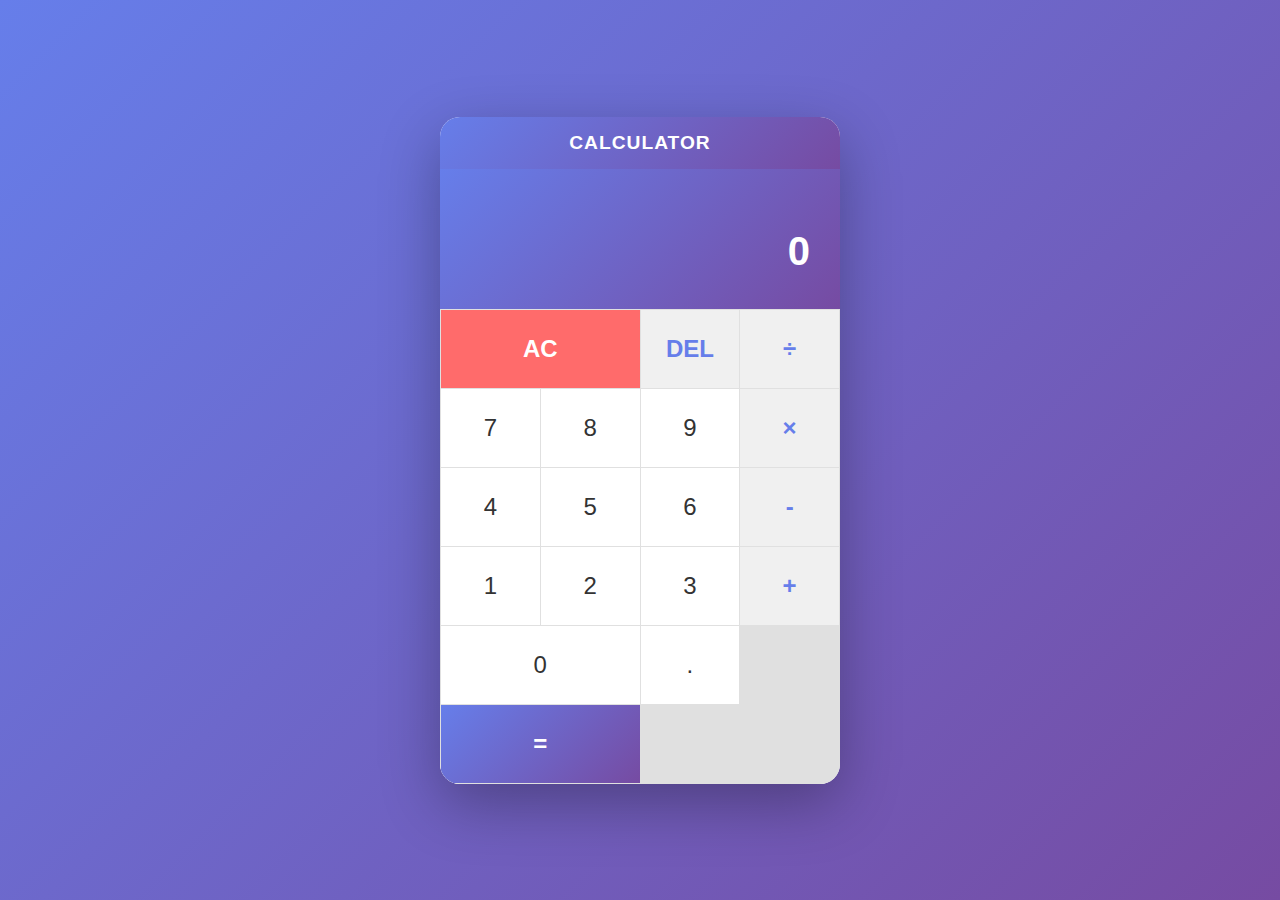
<file: calculator.html>
<!DOCTYPE html>
<html lang="en">
<head>
    <meta charset="UTF-8">
    <meta name="viewport" content="width=device-width, initial-scale=1.0">
    <title>Simple Calculator</title>
    <style>
        * {
            margin: 0;
            padding: 0;
            box-sizing: border-box;
        }

        body {
            font-family: 'Segoe UI', Tahoma, Geneva, Verdana, sans-serif;
            background: linear-gradient(135deg, #667eea 0%, #764ba2 100%);
            min-height: 100vh;
            display: flex;
            justify-content: center;
            align-items: center;
            padding: 20px;
        }

        .calculator {
            background: white;
            border-radius: 20px;
            box-shadow: 0 20px 60px rgba(0, 0, 0, 0.3);
            overflow: hidden;
            max-width: 400px;
            width: 100%;
        }

        .display {
            background: linear-gradient(135deg, #667eea 0%, #764ba2 100%);
            padding: 30px;
            text-align: right;
        }

        .display-previous {
            color: rgba(255, 255, 255, 0.7);
            font-size: 1.2rem;
            min-height: 30px;
            word-wrap: break-word;
            word-break: break-all;
        }

        .display-current {
            color: white;
            font-size: 2.5rem;
            font-weight: 600;
            min-height: 50px;
            word-wrap: break-word;
            word-break: break-all;
        }

        .buttons {
            display: grid;
            grid-template-columns: repeat(4, 1fr);
            gap: 1px;
            background: #e0e0e0;
            padding: 1px;
        }

        button {
            background: white;
            border: none;
            padding: 25px;
            font-size: 1.5rem;
            cursor: pointer;
            transition: all 0.2s;
            color: #333;
            font-weight: 500;
        }

        button:hover {
            background: #f5f5f5;
        }

        button:active {
            transform: scale(0.95);
        }

        .operator {
            background: #f0f0f0;
            color: #667eea;
            font-weight: 600;
        }

        .operator:hover {
            background: #e8e8e8;
        }

        .equals {
            background: linear-gradient(135deg, #667eea 0%, #764ba2 100%);
            color: white;
            grid-column: span 2;
            font-weight: 600;
        }

        .equals:hover {
            opacity: 0.9;
        }

        .clear {
            background: #ff6b6b;
            color: white;
            grid-column: span 2;
            font-weight: 600;
        }

        .clear:hover {
            background: #ff5252;
        }

        .zero {
            grid-column: span 2;
        }

        .header {
            background: linear-gradient(135deg, #667eea 0%, #764ba2 100%);
            color: white;
            padding: 15px 30px;
            text-align: center;
            font-size: 1.2rem;
            font-weight: 600;
            letter-spacing: 1px;
        }

        @media (max-width: 480px) {
            button {
                padding: 20px;
                font-size: 1.3rem;
            }

            .display-current {
                font-size: 2rem;
            }

            .display-previous {
                font-size: 1rem;
            }
        }
    </style>
</head>
<body>
    <div class="calculator">
        <div class="header">CALCULATOR</div>
        <div class="display">
            <div class="display-previous" id="previousDisplay"></div>
            <div class="display-current" id="currentDisplay">0</div>
        </div>
        <div class="buttons">
            <button class="clear" onclick="clearAll()">AC</button>
            <button class="operator" onclick="deleteLast()">DEL</button>
            <button class="operator" onclick="appendOperator('÷')">÷</button>
            
            <button onclick="appendNumber('7')">7</button>
            <button onclick="appendNumber('8')">8</button>
            <button onclick="appendNumber('9')">9</button>
            <button class="operator" onclick="appendOperator('×')">×</button>
            
            <button onclick="appendNumber('4')">4</button>
            <button onclick="appendNumber('5')">5</button>
            <button onclick="appendNumber('6')">6</button>
            <button class="operator" onclick="appendOperator('-')">-</button>
            
            <button onclick="appendNumber('1')">1</button>
            <button onclick="appendNumber('2')">2</button>
            <button onclick="appendNumber('3')">3</button>
            <button class="operator" onclick="appendOperator('+')">+</button>
            
            <button class="zero" onclick="appendNumber('0')">0</button>
            <button onclick="appendNumber('.')">.</button>
            <button class="equals" onclick="calculate()">=</button>
        </div>
    </div>

    <script>
        let currentDisplay = document.getElementById('currentDisplay');
        let previousDisplay = document.getElementById('previousDisplay');
        let currentValue = '0';
        let previousValue = '';
        let operation = null;
        let shouldResetDisplay = false;

        function updateDisplay() {
            currentDisplay.textContent = currentValue;
            if (previousValue !== '' && operation !== null) {
                previousDisplay.textContent = `${previousValue} ${operation}`;
            } else {
                previousDisplay.textContent = previousValue;
            }
        }

        function appendNumber(number) {
            if (shouldResetDisplay) {
                currentValue = '0';
                shouldResetDisplay = false;
            }

            if (number === '.' && currentValue.includes('.')) {
                return;
            }

            if (currentValue === '0' && number !== '.') {
                currentValue = number;
            } else {
                currentValue += number;
            }

            updateDisplay();
        }

        function appendOperator(operator) {
            if (operation !== null && !shouldResetDisplay) {
                calculate();
            }

            operation = operator;
            previousValue = currentValue;
            shouldResetDisplay = true;
            updateDisplay();
        }

        function calculate() {
            if (operation === null || shouldResetDisplay) {
                return;
            }

            let result;
            const prev = parseFloat(previousValue);
            const current = parseFloat(currentValue);

            if (isNaN(prev) || isNaN(current)) {
                return;
            }

            switch (operation) {
                case '+':
                    result = prev + current;
                    break;
                case '-':
                    result = prev - current;
                    break;
                case '×':
                    result = prev * current;
                    break;
                case '÷':
                    if (current === 0) {
                        alert('Cannot divide by zero!');
                        clearAll();
                        return;
                    }
                    result = prev / current;
                    break;
                default:
                    return;
            }

            // Round to avoid floating point precision issues
            result = Math.round(result * 100000000) / 100000000;

            currentValue = result.toString();
            operation = null;
            previousValue = '';
            shouldResetDisplay = true;
            updateDisplay();
        }

        function clearAll() {
            currentValue = '0';
            previousValue = '';
            operation = null;
            shouldResetDisplay = false;
            updateDisplay();
        }

        function deleteLast() {
            if (currentValue.length > 1) {
                currentValue = currentValue.slice(0, -1);
            } else {
                currentValue = '0';
            }
            updateDisplay();
        }

        // Keyboard support
        document.addEventListener('keydown', function(event) {
            const key = event.key;

            if (key >= '0' && key <= '9') {
                appendNumber(key);
            } else if (key === '.') {
                appendNumber('.');
            } else if (key === '+' || key === '-') {
                appendOperator(key);
            } else if (key === '*') {
                appendOperator('×');
            } else if (key === '/') {
                event.preventDefault();
                appendOperator('÷');
            } else if (key === 'Enter' || key === '=') {
                event.preventDefault();
                calculate();
            } else if (key === 'Escape') {
                clearAll();
            } else if (key === 'Backspace') {
                event.preventDefault();
                deleteLast();
            }
        });

        // Initialize display
        updateDisplay();
    </script>
</body>
</html>
</file>
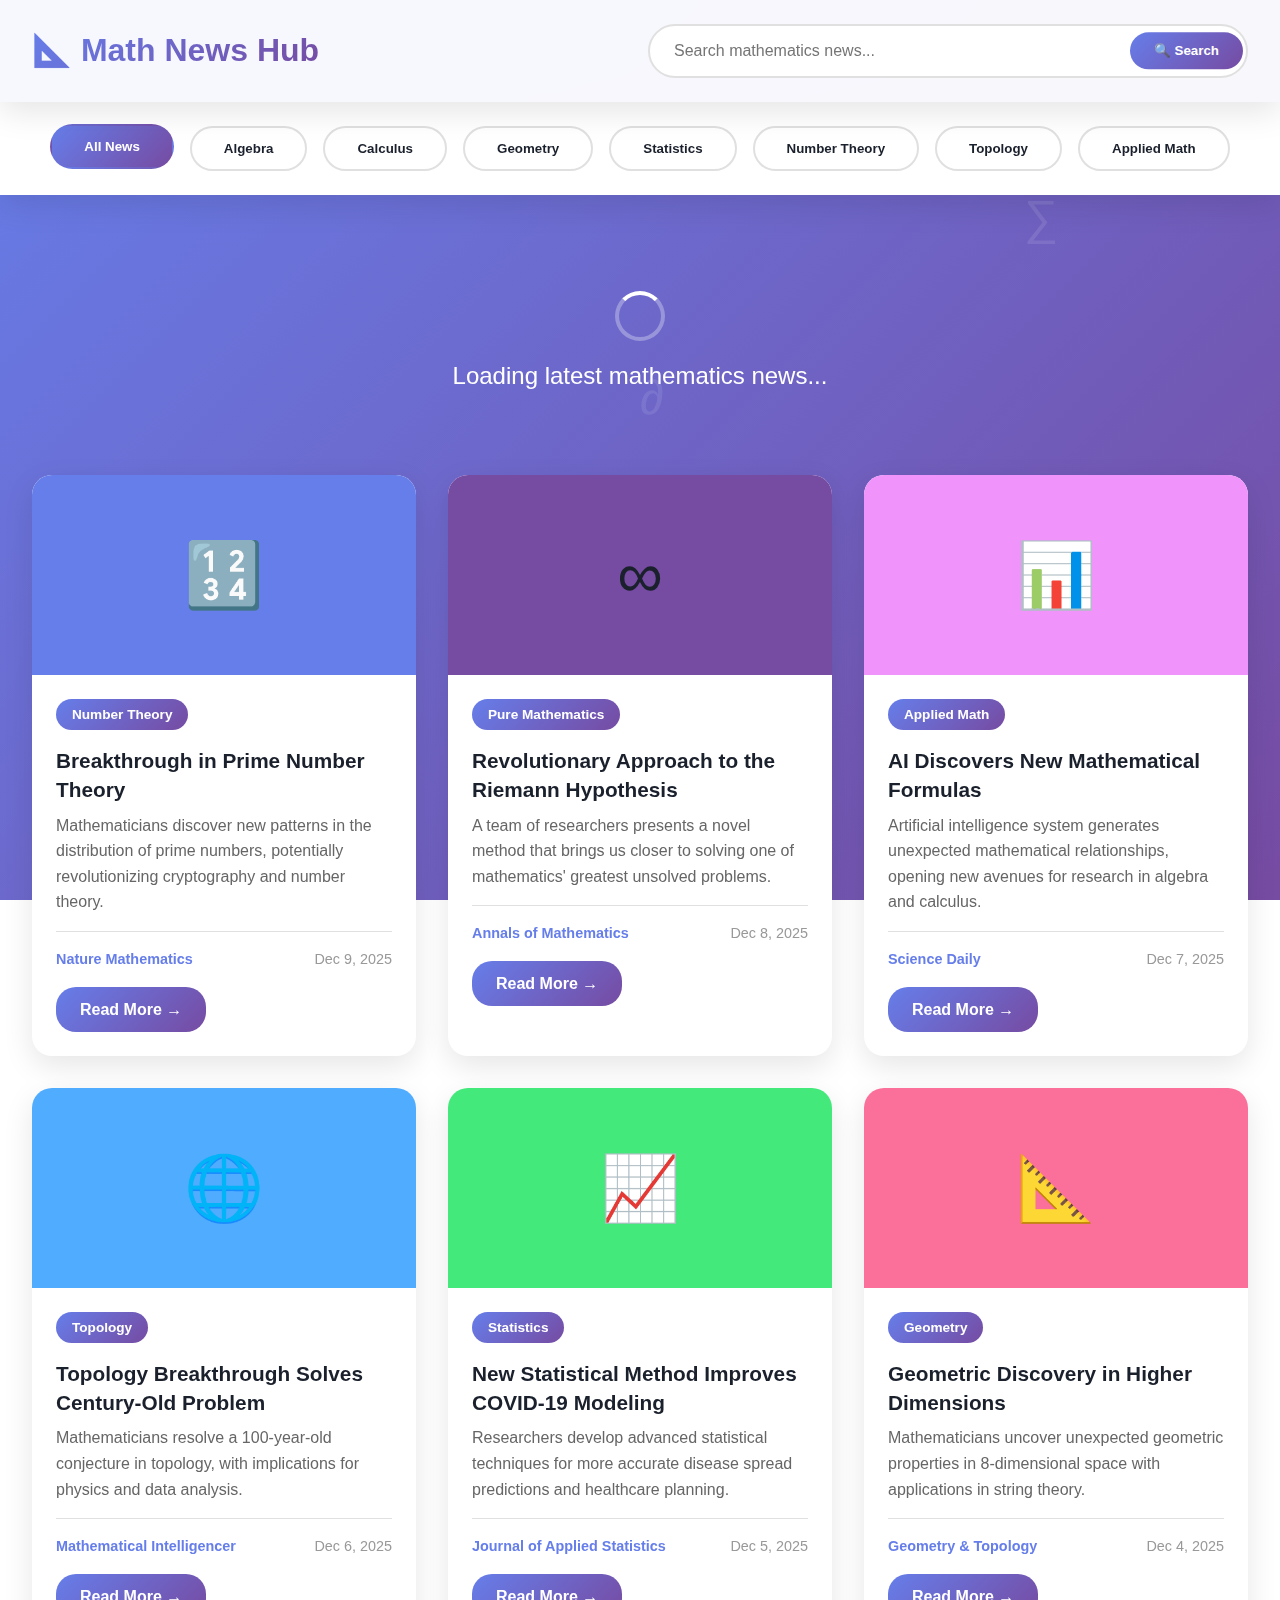
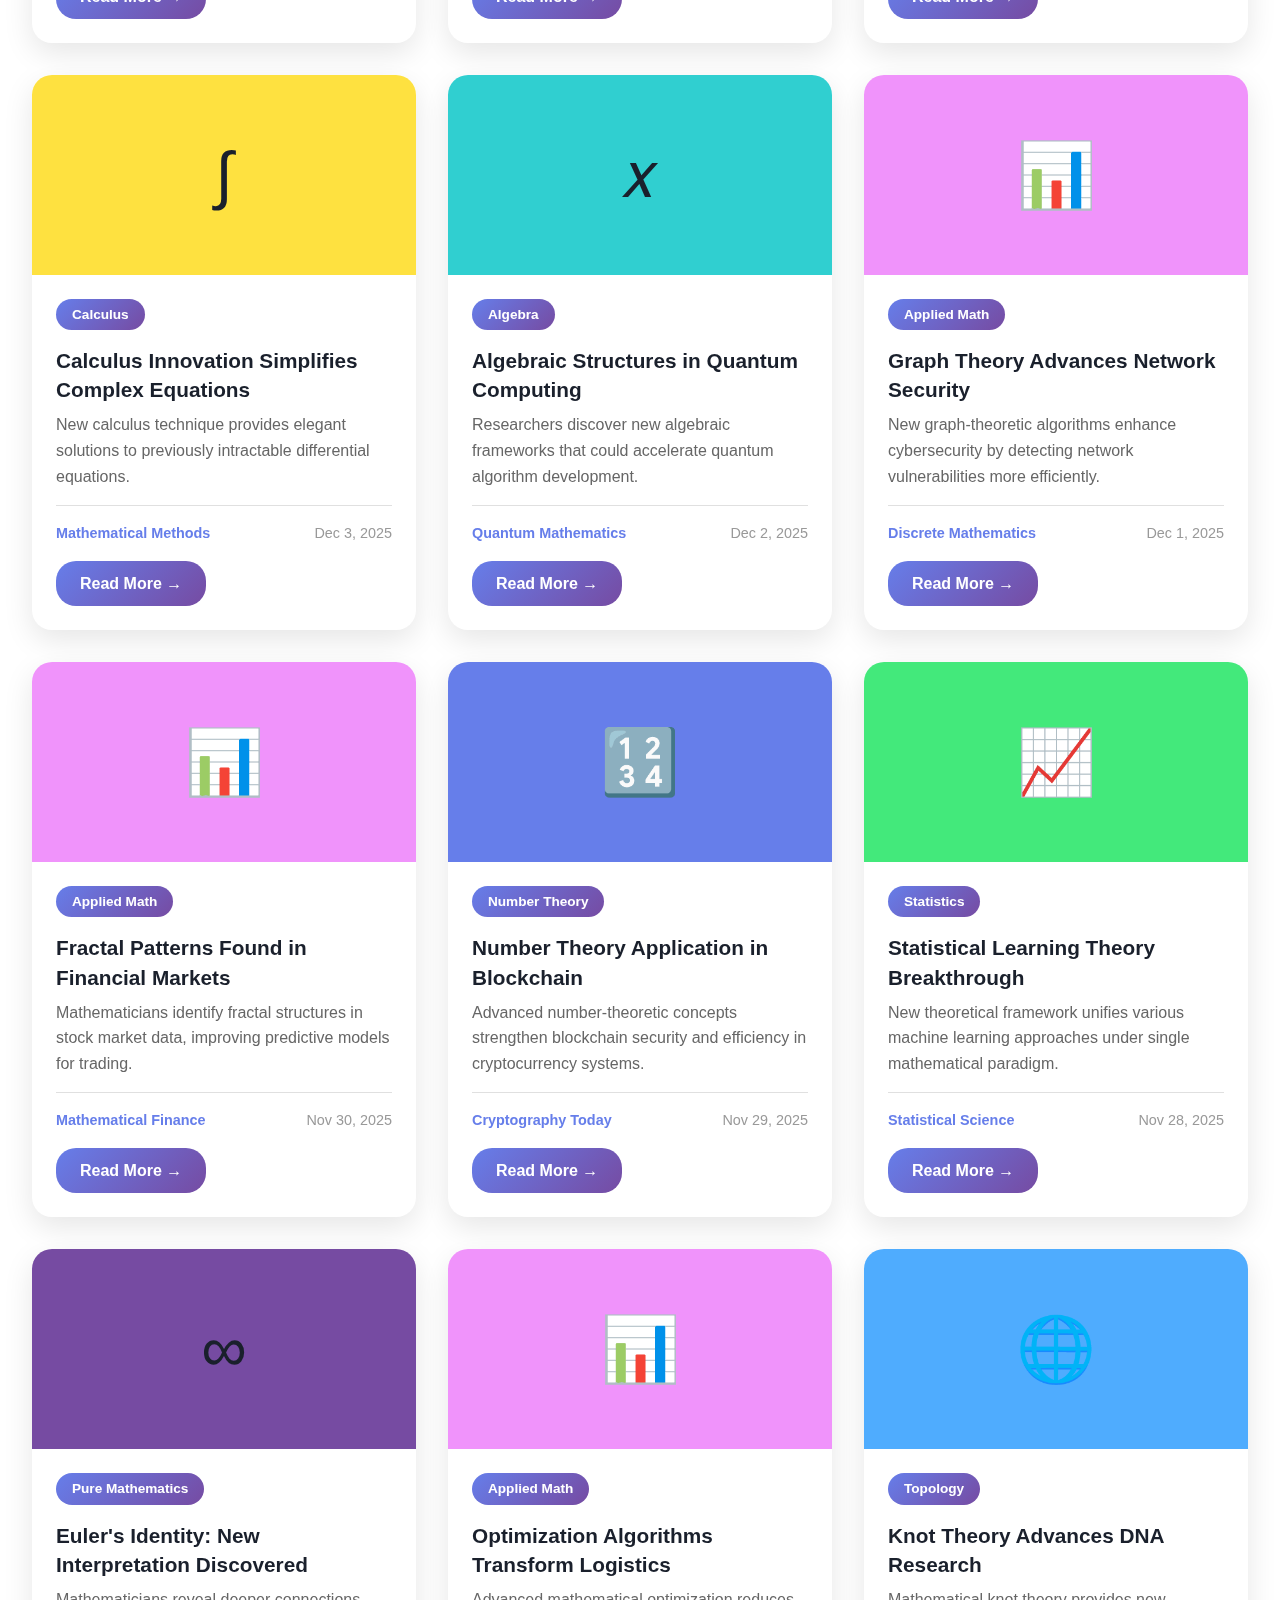
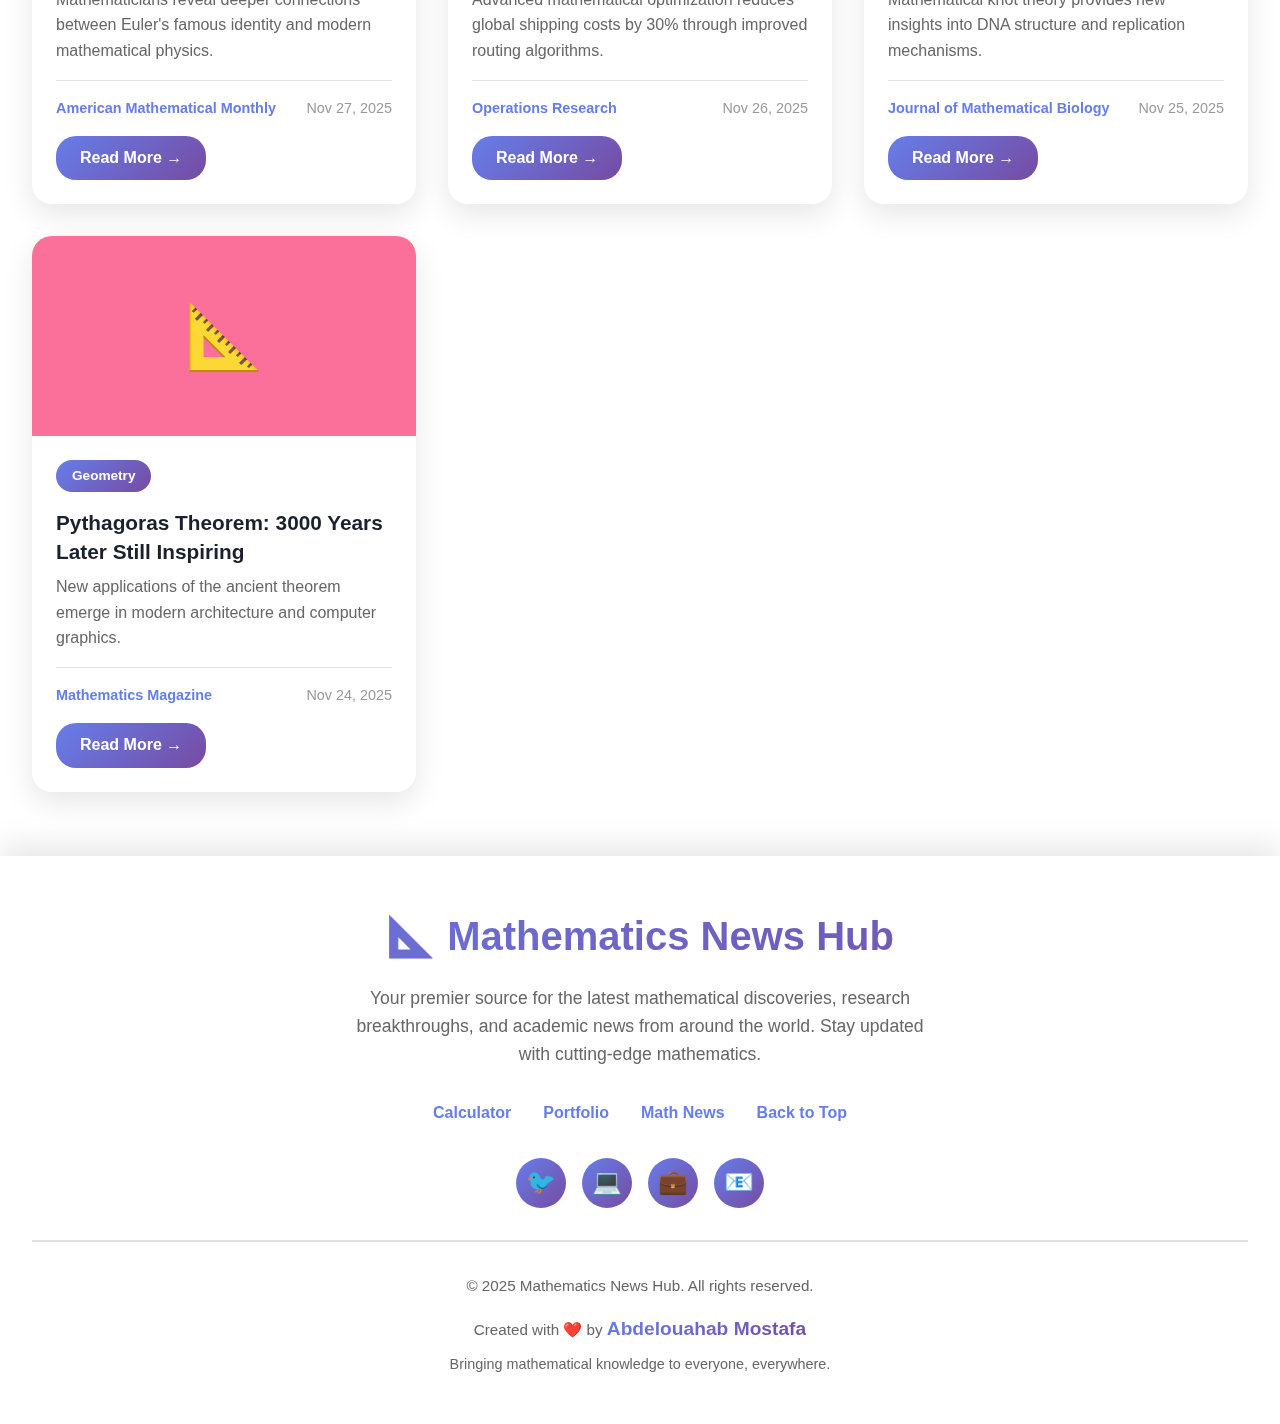
<file: math-news.html>
<!DOCTYPE html>
<html lang="en">
<head>
    <meta charset="UTF-8">
    <meta name="viewport" content="width=device-width, initial-scale=1.0">
    <meta name="description" content="Latest Mathematics News & Discoveries - Auto-updated mathematical breakthroughs, research, and articles">
    <meta name="keywords" content="mathematics news, math research, mathematical discoveries, STEM news, Abdelouahab Mostafa">
    <meta name="author" content="Abdelouahab Mostafa">
    <title>Mathematics News Hub | Latest Discoveries & Research</title>
    <link rel="icon" href="OIP.webp" type="image/webp">
    <style>
        * {
            margin: 0;
            padding: 0;
            box-sizing: border-box;
        }

        :root {
            --primary: #667eea;
            --secondary: #764ba2;
            --accent: #f093fb;
            --dark: #1a202c;
            --light: #f7fafc;
            --card-bg: #ffffff;
            --shadow: 0 10px 30px rgba(0,0,0,0.1);
            --gradient: linear-gradient(135deg, var(--primary), var(--secondary));
        }

        body {
            font-family: 'Segoe UI', Tahoma, Geneva, Verdana, sans-serif;
            background: linear-gradient(135deg, #667eea 0%, #764ba2 100%);
            background-attachment: fixed;
            color: var(--dark);
            line-height: 1.6;
            overflow-x: hidden;
        }

        /* Animated Background */
        .bg-animation {
            position: fixed;
            top: 0;
            left: 0;
            width: 100%;
            height: 100%;
            z-index: -1;
            overflow: hidden;
        }

        .math-symbol {
            position: absolute;
            font-size: 3rem;
            color: rgba(255,255,255,0.1);
            animation: float 20s infinite;
        }

        @keyframes float {
            0%, 100% { transform: translateY(0) rotate(0deg); }
            50% { transform: translateY(-100px) rotate(180deg); }
        }

        /* Header */
        header {
            background: rgba(255,255,255,0.95);
            backdrop-filter: blur(10px);
            padding: 1.5rem 0;
            position: sticky;
            top: 0;
            z-index: 1000;
            box-shadow: var(--shadow);
        }

        .header-container {
            max-width: 1400px;
            margin: 0 auto;
            padding: 0 2rem;
            display: flex;
            justify-content: space-between;
            align-items: center;
            flex-wrap: wrap;
            gap: 1rem;
        }

        .logo {
            font-size: 2rem;
            font-weight: bold;
            background: var(--gradient);
            -webkit-background-clip: text;
            -webkit-text-fill-color: transparent;
            background-clip: text;
        }

        .search-container {
            flex: 1;
            max-width: 600px;
            position: relative;
        }

        #searchInput {
            width: 100%;
            padding: 1rem 3rem 1rem 1.5rem;
            border: 2px solid #e0e0e0;
            border-radius: 50px;
            font-size: 1rem;
            transition: all 0.3s;
            background: white;
        }

        #searchInput:focus {
            outline: none;
            border-color: var(--primary);
            box-shadow: 0 0 0 3px rgba(102, 126, 234, 0.1);
        }

        .search-btn {
            position: absolute;
            right: 5px;
            top: 50%;
            transform: translateY(-50%);
            background: var(--gradient);
            color: white;
            border: none;
            padding: 0.7rem 1.5rem;
            border-radius: 50px;
            cursor: pointer;
            font-weight: 600;
            transition: transform 0.2s;
        }

        .search-btn:hover {
            transform: translateY(-50%) scale(1.05);
        }

        /* Filter Tabs */
        .filter-tabs {
            background: white;
            padding: 1.5rem 0;
            box-shadow: var(--shadow);
        }

        .tabs-container {
            max-width: 1400px;
            margin: 0 auto;
            padding: 0 2rem;
            display: flex;
            gap: 1rem;
            flex-wrap: wrap;
            justify-content: center;
        }

        .tab-btn {
            padding: 0.8rem 2rem;
            border: 2px solid #e0e0e0;
            background: white;
            border-radius: 50px;
            cursor: pointer;
            font-weight: 600;
            transition: all 0.3s;
            color: var(--dark);
        }

        .tab-btn:hover, .tab-btn.active {
            background: var(--gradient);
            color: white;
            border-color: transparent;
            transform: translateY(-2px);
        }

        /* Main Content */
        .container {
            max-width: 1400px;
            margin: 3rem auto;
            padding: 0 2rem;
        }

        .loading {
            text-align: center;
            padding: 3rem;
            color: white;
            font-size: 1.5rem;
        }

        .spinner {
            border: 4px solid rgba(255,255,255,0.3);
            border-top: 4px solid white;
            border-radius: 50%;
            width: 50px;
            height: 50px;
            animation: spin 1s linear infinite;
            margin: 0 auto 1rem;
        }

        @keyframes spin {
            0% { transform: rotate(0deg); }
            100% { transform: rotate(360deg); }
        }

        /* News Grid */
        .news-grid {
            display: grid;
            grid-template-columns: repeat(auto-fill, minmax(350px, 1fr));
            gap: 2rem;
            margin-top: 2rem;
        }

        .news-card {
            background: white;
            border-radius: 20px;
            overflow: hidden;
            box-shadow: var(--shadow);
            transition: all 0.3s;
            cursor: pointer;
            animation: fadeInUp 0.5s;
        }

        .news-card:hover {
            transform: translateY(-10px);
            box-shadow: 0 20px 40px rgba(0,0,0,0.2);
        }

        @keyframes fadeInUp {
            from {
                opacity: 0;
                transform: translateY(30px);
            }
            to {
                opacity: 1;
                transform: translateY(0);
            }
        }

        .news-image {
            width: 100%;
            height: 200px;
            object-fit: cover;
            background: var(--gradient);
        }

        .news-content {
            padding: 1.5rem;
        }

        .news-category {
            display: inline-block;
            padding: 0.3rem 1rem;
            background: var(--gradient);
            color: white;
            border-radius: 20px;
            font-size: 0.85rem;
            font-weight: 600;
            margin-bottom: 1rem;
        }

        .news-title {
            font-size: 1.3rem;
            font-weight: bold;
            margin-bottom: 0.5rem;
            color: var(--dark);
            line-height: 1.4;
        }

        .news-description {
            color: #666;
            margin-bottom: 1rem;
            line-height: 1.6;
        }

        .news-meta {
            display: flex;
            justify-content: space-between;
            align-items: center;
            padding-top: 1rem;
            border-top: 1px solid #e0e0e0;
            font-size: 0.9rem;
            color: #999;
        }

        .news-source {
            font-weight: 600;
            color: var(--primary);
        }

        .read-more {
            background: var(--gradient);
            color: white;
            padding: 0.6rem 1.5rem;
            border-radius: 20px;
            text-decoration: none;
            font-weight: 600;
            transition: transform 0.2s;
            display: inline-block;
        }

        .read-more:hover {
            transform: scale(1.05);
        }

        /* No Results */
        .no-results {
            text-align: center;
            padding: 4rem 2rem;
            background: white;
            border-radius: 20px;
            box-shadow: var(--shadow);
        }

        .no-results h2 {
            font-size: 2rem;
            color: var(--dark);
            margin-bottom: 1rem;
        }

        /* Footer */
        footer {
            background: rgba(255,255,255,0.95);
            backdrop-filter: blur(10px);
            margin-top: 4rem;
            padding: 3rem 2rem;
            text-align: center;
            box-shadow: 0 -10px 30px rgba(0,0,0,0.1);
        }

        .footer-content {
            max-width: 1400px;
            margin: 0 auto;
        }

        .footer-logo {
            font-size: 2.5rem;
            font-weight: bold;
            background: var(--gradient);
            -webkit-background-clip: text;
            -webkit-text-fill-color: transparent;
            background-clip: text;
            margin-bottom: 1rem;
        }

        .footer-description {
            font-size: 1.1rem;
            color: #666;
            margin-bottom: 2rem;
            max-width: 600px;
            margin-left: auto;
            margin-right: auto;
        }

        .footer-links {
            display: flex;
            justify-content: center;
            gap: 2rem;
            flex-wrap: wrap;
            margin-bottom: 2rem;
        }

        .footer-links a {
            color: var(--primary);
            text-decoration: none;
            font-weight: 600;
            transition: color 0.3s;
        }

        .footer-links a:hover {
            color: var(--secondary);
        }

        .footer-social {
            display: flex;
            justify-content: center;
            gap: 1rem;
            margin-bottom: 2rem;
        }

        .social-icon {
            width: 50px;
            height: 50px;
            background: var(--gradient);
            color: white;
            border-radius: 50%;
            display: flex;
            align-items: center;
            justify-content: center;
            font-size: 1.5rem;
            text-decoration: none;
            transition: transform 0.3s;
        }

        .social-icon:hover {
            transform: translateY(-5px) scale(1.1);
        }

        .copyright {
            padding-top: 2rem;
            border-top: 2px solid #e0e0e0;
            color: #666;
            font-size: 0.95rem;
        }

        .creator-name {
            font-weight: bold;
            background: var(--gradient);
            -webkit-background-clip: text;
            -webkit-text-fill-color: transparent;
            background-clip: text;
            font-size: 1.2rem;
        }

        /* Responsive */
        @media (max-width: 768px) {
            .header-container {
                flex-direction: column;
            }

            .search-container {
                width: 100%;
                max-width: 100%;
            }

            .news-grid {
                grid-template-columns: 1fr;
                gap: 1.5rem;
            }

            .logo {
                font-size: 1.5rem;
            }

            .tabs-container {
                gap: 0.5rem;
            }

            .tab-btn {
                padding: 0.6rem 1rem;
                font-size: 0.9rem;
            }
        }

        /* Scroll to Top Button */
        .scroll-top {
            position: fixed;
            bottom: 30px;
            right: 30px;
            width: 50px;
            height: 50px;
            background: var(--gradient);
            color: white;
            border: none;
            border-radius: 50%;
            font-size: 1.5rem;
            cursor: pointer;
            display: none;
            align-items: center;
            justify-content: center;
            box-shadow: var(--shadow);
            transition: all 0.3s;
            z-index: 999;
        }

        .scroll-top.visible {
            display: flex;
        }

        .scroll-top:hover {
            transform: translateY(-5px) scale(1.1);
        }
    </style>
</head>
<body>
    <!-- Animated Background -->
    <div class="bg-animation">
        <div class="math-symbol" style="top: 10%; left: 10%; animation-delay: 0s;">∫</div>
        <div class="math-symbol" style="top: 20%; left: 80%; animation-delay: 2s;">∑</div>
        <div class="math-symbol" style="top: 60%; left: 15%; animation-delay: 4s;">π</div>
        <div class="math-symbol" style="top: 70%; left: 75%; animation-delay: 6s;">∞</div>
        <div class="math-symbol" style="top: 40%; left: 50%; animation-delay: 8s;">∂</div>
        <div class="math-symbol" style="top: 85%; left: 40%; animation-delay: 10s;">θ</div>
    </div>

    <!-- Header -->
    <header>
        <div class="header-container">
            <div class="logo">📐 Math News Hub</div>
            <div class="search-container">
                <input type="text" id="searchInput" placeholder="Search mathematics news...">
                <button class="search-btn" onclick="searchNews()">🔍 Search</button>
            </div>
        </div>
    </header>

    <!-- Filter Tabs -->
    <div class="filter-tabs">
        <div class="tabs-container">
            <button class="tab-btn active" onclick="filterNews('all')">All News</button>
            <button class="tab-btn" onclick="filterNews('algebra')">Algebra</button>
            <button class="tab-btn" onclick="filterNews('calculus')">Calculus</button>
            <button class="tab-btn" onclick="filterNews('geometry')">Geometry</button>
            <button class="tab-btn" onclick="filterNews('statistics')">Statistics</button>
            <button class="tab-btn" onclick="filterNews('number theory')">Number Theory</button>
            <button class="tab-btn" onclick="filterNews('topology')">Topology</button>
            <button class="tab-btn" onclick="filterNews('applied math')">Applied Math</button>
        </div>
    </div>

    <!-- Main Content -->
    <div class="container">
        <div id="loading" class="loading">
            <div class="spinner"></div>
            Loading latest mathematics news...
        </div>
        <div id="newsContainer" class="news-grid" style="display: none;"></div>
        <div id="noResults" class="no-results" style="display: none;">
            <h2>🔍 No results found</h2>
            <p>Try searching with different keywords or browse all news.</p>
        </div>
    </div>

    <!-- Footer -->
    <footer>
        <div class="footer-content">
            <div class="footer-logo">📐 Mathematics News Hub</div>
            <p class="footer-description">
                Your premier source for the latest mathematical discoveries, research breakthroughs, 
                and academic news from around the world. Stay updated with cutting-edge mathematics.
            </p>
            <div class="footer-links">
                <a href="index.html">Calculator</a>
                <a href="portfolio.html">Portfolio</a>
                <a href="math-news.html">Math News</a>
                <a href="#" onclick="scrollToTop()">Back to Top</a>
            </div>
            <div class="footer-social">
                <a href="#" class="social-icon" title="Twitter">🐦</a>
                <a href="#" class="social-icon" title="GitHub">💻</a>
                <a href="#" class="social-icon" title="LinkedIn">💼</a>
                <a href="#" class="social-icon" title="Email">📧</a>
            </div>
            <div class="copyright">
                <p>&copy; 2025 Mathematics News Hub. All rights reserved.</p>
                <p style="margin-top: 1rem;">Created with ❤️ by <span class="creator-name">Abdelouahab Mostafa</span></p>
                <p style="margin-top: 0.5rem; font-size: 0.9rem;">Bringing mathematical knowledge to everyone, everywhere.</p>
            </div>
        </div>
    </footer>

    <!-- Scroll to Top Button -->
    <button class="scroll-top" id="scrollTopBtn" onclick="scrollToTop()">↑</button>

    <script>
        let allNews = [];
        let currentFilter = 'all';

        // Simulated mathematics news data (In production, this would fetch from APIs like arXiv, ScienceDaily, etc.)
        const mathNewsData = [
            {
                title: "Breakthrough in Prime Number Theory",
                description: "Mathematicians discover new patterns in the distribution of prime numbers, potentially revolutionizing cryptography and number theory.",
                category: "Number Theory",
                source: "Nature Mathematics",
                date: "2025-12-09",
                url: "#",
                tags: ["prime numbers", "number theory", "cryptography"]
            },
            {
                title: "Revolutionary Approach to the Riemann Hypothesis",
                description: "A team of researchers presents a novel method that brings us closer to solving one of mathematics' greatest unsolved problems.",
                category: "Pure Mathematics",
                source: "Annals of Mathematics",
                date: "2025-12-08",
                url: "#",
                tags: ["riemann hypothesis", "pure mathematics", "complex analysis"]
            },
            {
                title: "AI Discovers New Mathematical Formulas",
                description: "Artificial intelligence system generates unexpected mathematical relationships, opening new avenues for research in algebra and calculus.",
                category: "Applied Math",
                source: "Science Daily",
                date: "2025-12-07",
                url: "#",
                tags: ["AI", "machine learning", "algebra", "calculus"]
            },
            {
                title: "Topology Breakthrough Solves Century-Old Problem",
                description: "Mathematicians resolve a 100-year-old conjecture in topology, with implications for physics and data analysis.",
                category: "Topology",
                source: "Mathematical Intelligencer",
                date: "2025-12-06",
                url: "#",
                tags: ["topology", "geometry", "mathematical physics"]
            },
            {
                title: "New Statistical Method Improves COVID-19 Modeling",
                description: "Researchers develop advanced statistical techniques for more accurate disease spread predictions and healthcare planning.",
                category: "Statistics",
                source: "Journal of Applied Statistics",
                date: "2025-12-05",
                url: "#",
                tags: ["statistics", "epidemiology", "data science"]
            },
            {
                title: "Geometric Discovery in Higher Dimensions",
                description: "Mathematicians uncover unexpected geometric properties in 8-dimensional space with applications in string theory.",
                category: "Geometry",
                source: "Geometry & Topology",
                date: "2025-12-04",
                url: "#",
                tags: ["geometry", "higher dimensions", "theoretical physics"]
            },
            {
                title: "Calculus Innovation Simplifies Complex Equations",
                description: "New calculus technique provides elegant solutions to previously intractable differential equations.",
                category: "Calculus",
                source: "Mathematical Methods",
                date: "2025-12-03",
                url: "#",
                tags: ["calculus", "differential equations", "analysis"]
            },
            {
                title: "Algebraic Structures in Quantum Computing",
                description: "Researchers discover new algebraic frameworks that could accelerate quantum algorithm development.",
                category: "Algebra",
                source: "Quantum Mathematics",
                date: "2025-12-02",
                url: "#",
                tags: ["algebra", "quantum computing", "abstract algebra"]
            },
            {
                title: "Graph Theory Advances Network Security",
                description: "New graph-theoretic algorithms enhance cybersecurity by detecting network vulnerabilities more efficiently.",
                category: "Applied Math",
                source: "Discrete Mathematics",
                date: "2025-12-01",
                url: "#",
                tags: ["graph theory", "cybersecurity", "algorithms"]
            },
            {
                title: "Fractal Patterns Found in Financial Markets",
                description: "Mathematicians identify fractal structures in stock market data, improving predictive models for trading.",
                category: "Applied Math",
                source: "Mathematical Finance",
                date: "2025-11-30",
                url: "#",
                tags: ["fractals", "financial mathematics", "chaos theory"]
            },
            {
                title: "Number Theory Application in Blockchain",
                description: "Advanced number-theoretic concepts strengthen blockchain security and efficiency in cryptocurrency systems.",
                category: "Number Theory",
                source: "Cryptography Today",
                date: "2025-11-29",
                url: "#",
                tags: ["number theory", "blockchain", "cryptography"]
            },
            {
                title: "Statistical Learning Theory Breakthrough",
                description: "New theoretical framework unifies various machine learning approaches under single mathematical paradigm.",
                category: "Statistics",
                source: "Statistical Science",
                date: "2025-11-28",
                url: "#",
                tags: ["statistics", "machine learning", "theory"]
            },
            {
                title: "Euler's Identity: New Interpretation Discovered",
                description: "Mathematicians reveal deeper connections between Euler's famous identity and modern mathematical physics.",
                category: "Pure Mathematics",
                source: "American Mathematical Monthly",
                date: "2025-11-27",
                url: "#",
                tags: ["euler", "complex numbers", "mathematical beauty"]
            },
            {
                title: "Optimization Algorithms Transform Logistics",
                description: "Advanced mathematical optimization reduces global shipping costs by 30% through improved routing algorithms.",
                category: "Applied Math",
                source: "Operations Research",
                date: "2025-11-26",
                url: "#",
                tags: ["optimization", "logistics", "algorithms"]
            },
            {
                title: "Knot Theory Advances DNA Research",
                description: "Mathematical knot theory provides new insights into DNA structure and replication mechanisms.",
                category: "Topology",
                source: "Journal of Mathematical Biology",
                date: "2025-11-25",
                url: "#",
                tags: ["knot theory", "topology", "biology"]
            },
            {
                title: "Pythagoras Theorem: 3000 Years Later Still Inspiring",
                description: "New applications of the ancient theorem emerge in modern architecture and computer graphics.",
                category: "Geometry",
                source: "Mathematics Magazine",
                date: "2025-11-24",
                url: "#",
                tags: ["pythagoras", "geometry", "applications"]
            }
        ];

        // Initialize
        function init() {
            allNews = mathNewsData;
            displayNews(allNews);
            setTimeout(() => {
                document.getElementById('loading').style.display = 'none';
                document.getElementById('newsContainer').style.display = 'grid';
            }, 1000);
        }

        // Display news
        function displayNews(newsArray) {
            const container = document.getElementById('newsContainer');
            container.innerHTML = '';

            if (newsArray.length === 0) {
                document.getElementById('newsContainer').style.display = 'none';
                document.getElementById('noResults').style.display = 'block';
                return;
            }

            document.getElementById('noResults').style.display = 'none';
            document.getElementById('newsContainer').style.display = 'grid';

            newsArray.forEach((news, index) => {
                const card = document.createElement('div');
                card.className = 'news-card';
                card.style.animationDelay = `${index * 0.1}s`;
                
                const categoryColors = {
                    'Number Theory': '#667eea',
                    'Pure Mathematics': '#764ba2',
                    'Applied Math': '#f093fb',
                    'Topology': '#4facfe',
                    'Statistics': '#43e97b',
                    'Geometry': '#fa709a',
                    'Calculus': '#fee140',
                    'Algebra': '#30cfd0'
                };

                card.innerHTML = `
                    <div class="news-image" style="background: linear-gradient(135deg, ${categoryColors[news.category] || '#667eea'}, ${categoryColors[news.category] || '#764ba2'}); display: flex; align-items: center; justify-content: center; font-size: 4rem;">
                        ${getCategoryIcon(news.category)}
                    </div>
                    <div class="news-content">
                        <span class="news-category">${news.category}</span>
                        <h3 class="news-title">${news.title}</h3>
                        <p class="news-description">${news.description}</p>
                        <div class="news-meta">
                            <span class="news-source">${news.source}</span>
                            <span class="news-date">${formatDate(news.date)}</span>
                        </div>
                        <div style="margin-top: 1rem;">
                            <a href="${news.url}" class="read-more" target="_blank">Read More →</a>
                        </div>
                    </div>
                `;
                
                container.appendChild(card);
            });
        }

        // Get category icon
        function getCategoryIcon(category) {
            const icons = {
                'Number Theory': '🔢',
                'Pure Mathematics': '∞',
                'Applied Math': '📊',
                'Topology': '🌐',
                'Statistics': '📈',
                'Geometry': '📐',
                'Calculus': '∫',
                'Algebra': '𝑥'
            };
            return icons[category] || '📐';
        }

        // Format date
        function formatDate(dateString) {
            const date = new Date(dateString);
            const now = new Date();
            const diffTime = Math.abs(now - date);
            const diffDays = Math.ceil(diffTime / (1000 * 60 * 60 * 24));
            
            if (diffDays === 1) return 'Yesterday';
            if (diffDays < 7) return `${diffDays} days ago`;
            if (diffDays < 30) return `${Math.floor(diffDays / 7)} weeks ago`;
            
            return date.toLocaleDateString('en-US', { month: 'short', day: 'numeric', year: 'numeric' });
        }

        // Search news
        function searchNews() {
            const query = document.getElementById('searchInput').value.toLowerCase();
            if (!query) {
                displayNews(allNews);
                return;
            }

            const filtered = allNews.filter(news => 
                news.title.toLowerCase().includes(query) ||
                news.description.toLowerCase().includes(query) ||
                news.category.toLowerCase().includes(query) ||
                news.tags.some(tag => tag.includes(query))
            );

            displayNews(filtered);
        }

        // Filter news by category
        function filterNews(category) {
            currentFilter = category;
            
            // Update active tab
            document.querySelectorAll('.tab-btn').forEach(btn => {
                btn.classList.remove('active');
            });
            event.target.classList.add('active');

            if (category === 'all') {
                displayNews(allNews);
            } else {
                const filtered = allNews.filter(news => 
                    news.category.toLowerCase().includes(category.toLowerCase()) ||
                    news.tags.some(tag => tag.includes(category.toLowerCase()))
                );
                displayNews(filtered);
            }
        }

        // Search on Enter key
        document.getElementById('searchInput').addEventListener('keypress', (e) => {
            if (e.key === 'Enter') {
                searchNews();
            }
        });

        // Scroll to top
        function scrollToTop() {
            window.scrollTo({ top: 0, behavior: 'smooth' });
        }

        // Show/hide scroll to top button
        window.addEventListener('scroll', () => {
            const scrollBtn = document.getElementById('scrollTopBtn');
            if (window.pageYOffset > 300) {
                scrollBtn.classList.add('visible');
            } else {
                scrollBtn.classList.remove('visible');
            }
        });

        // Initialize on load
        window.addEventListener('load', init);

        // Console message
        console.log('%c📐 Mathematics News Hub', 'background: linear-gradient(135deg, #667eea, #764ba2); color: white; font-size: 20px; padding: 10px; border-radius: 5px;');
        console.log('%cCreated by Abdelouahab Mostafa', 'color: #667eea; font-size: 14px; font-weight: bold;');
        console.log('%cStay curious, stay mathematical! 🚀', 'color: #764ba2; font-size: 12px;');
    </script>
</body>
</html>
</file>
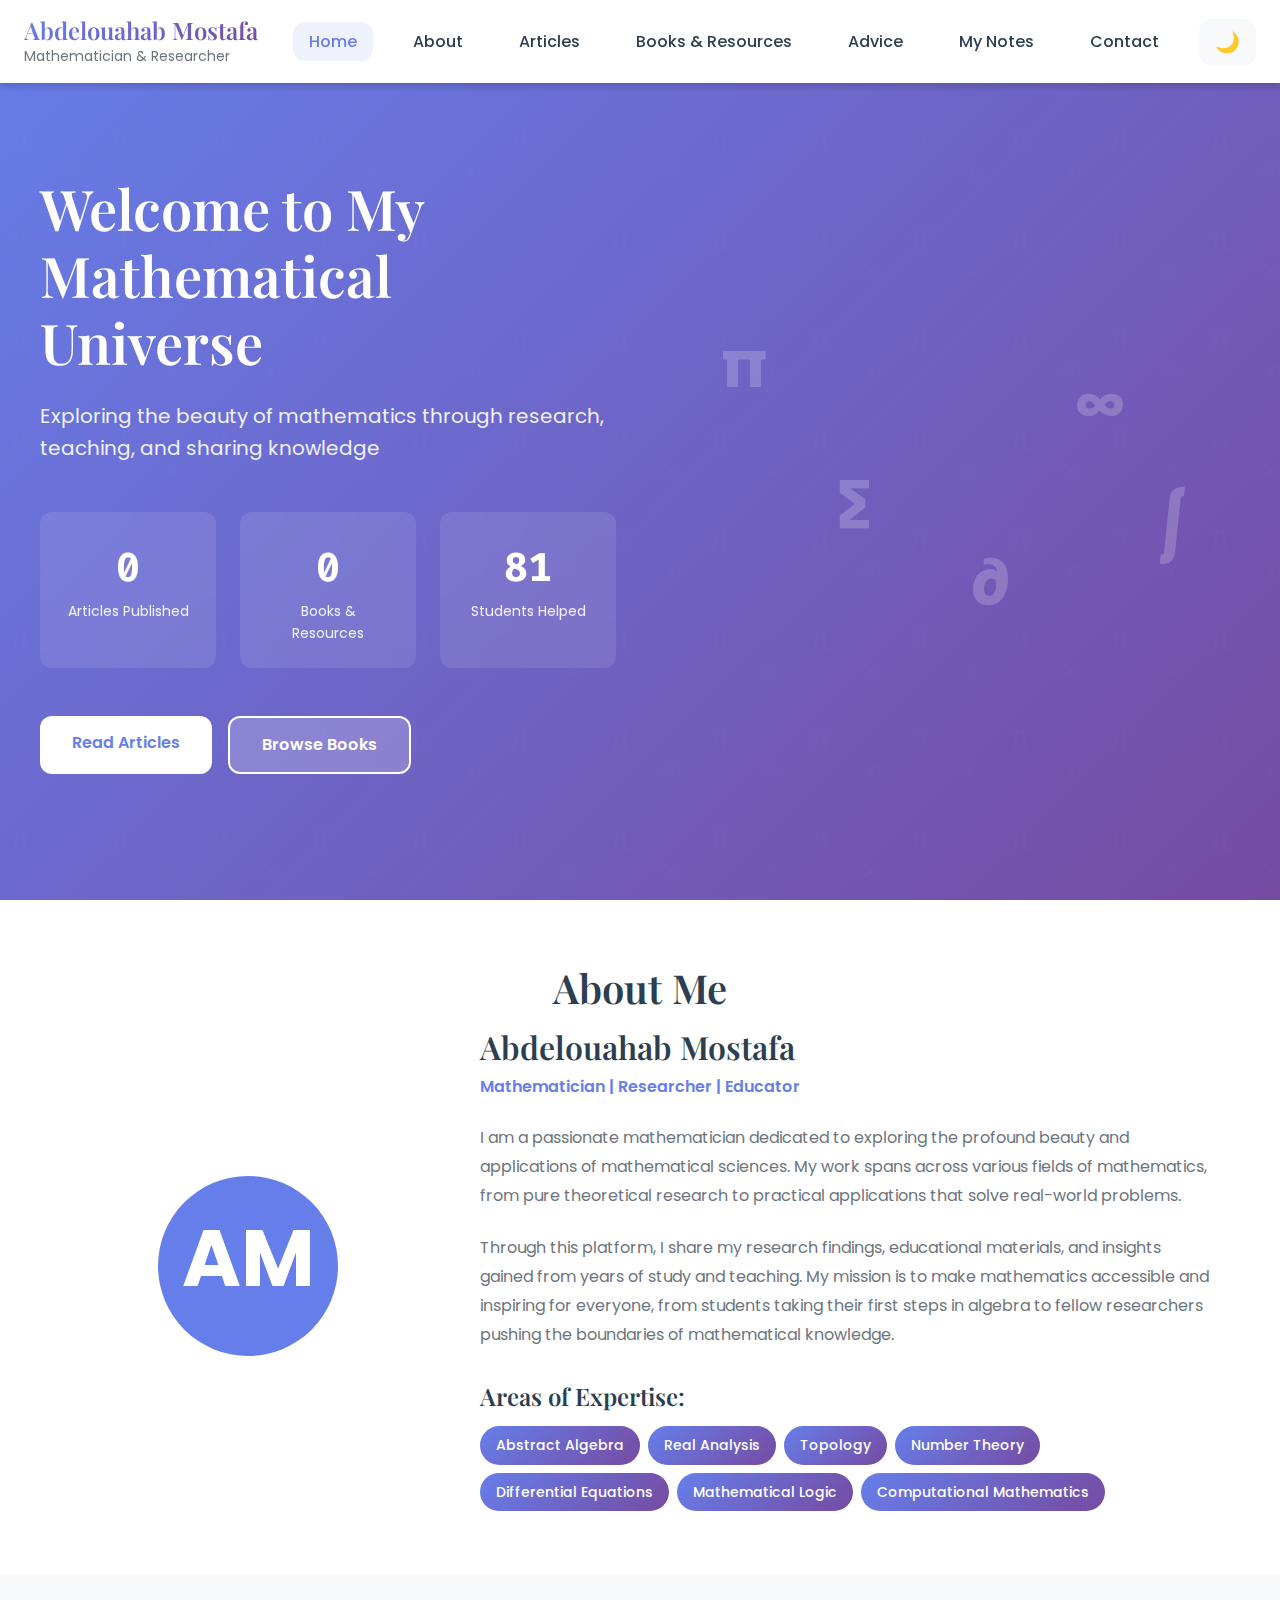
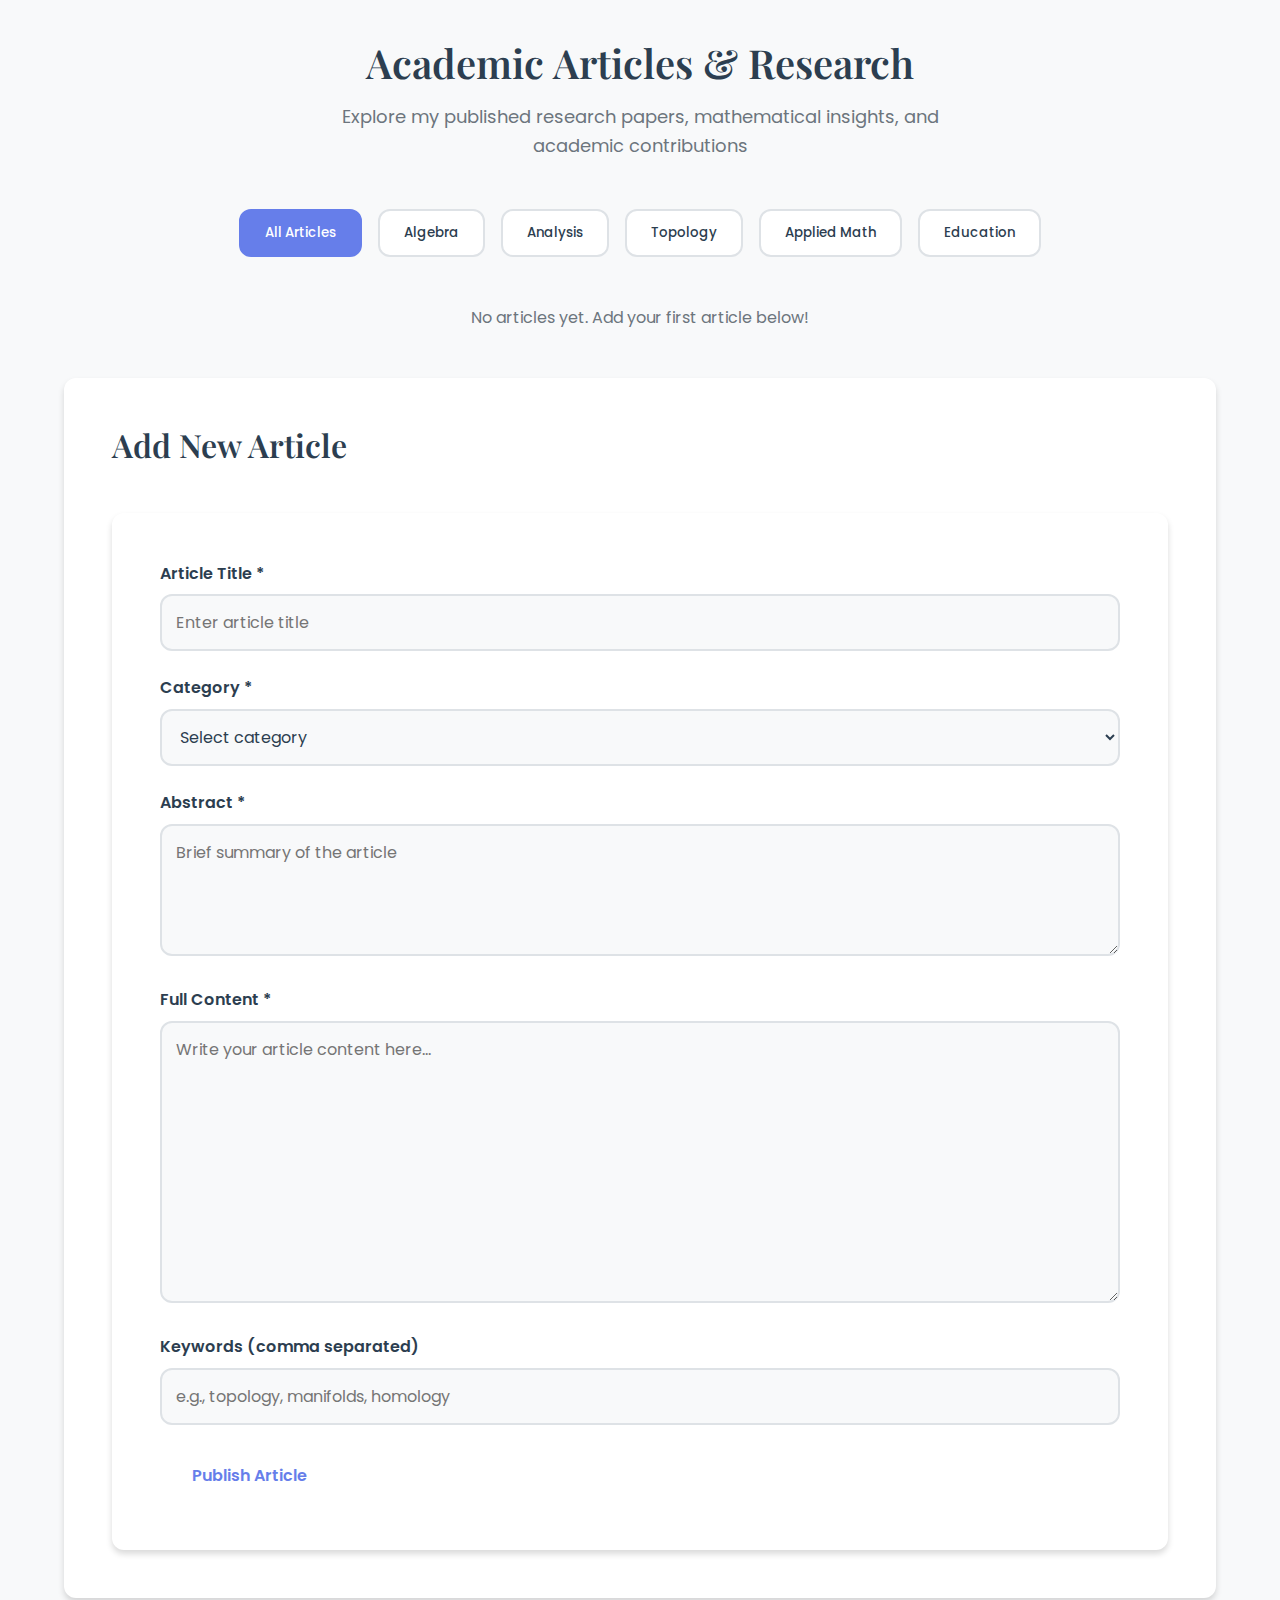
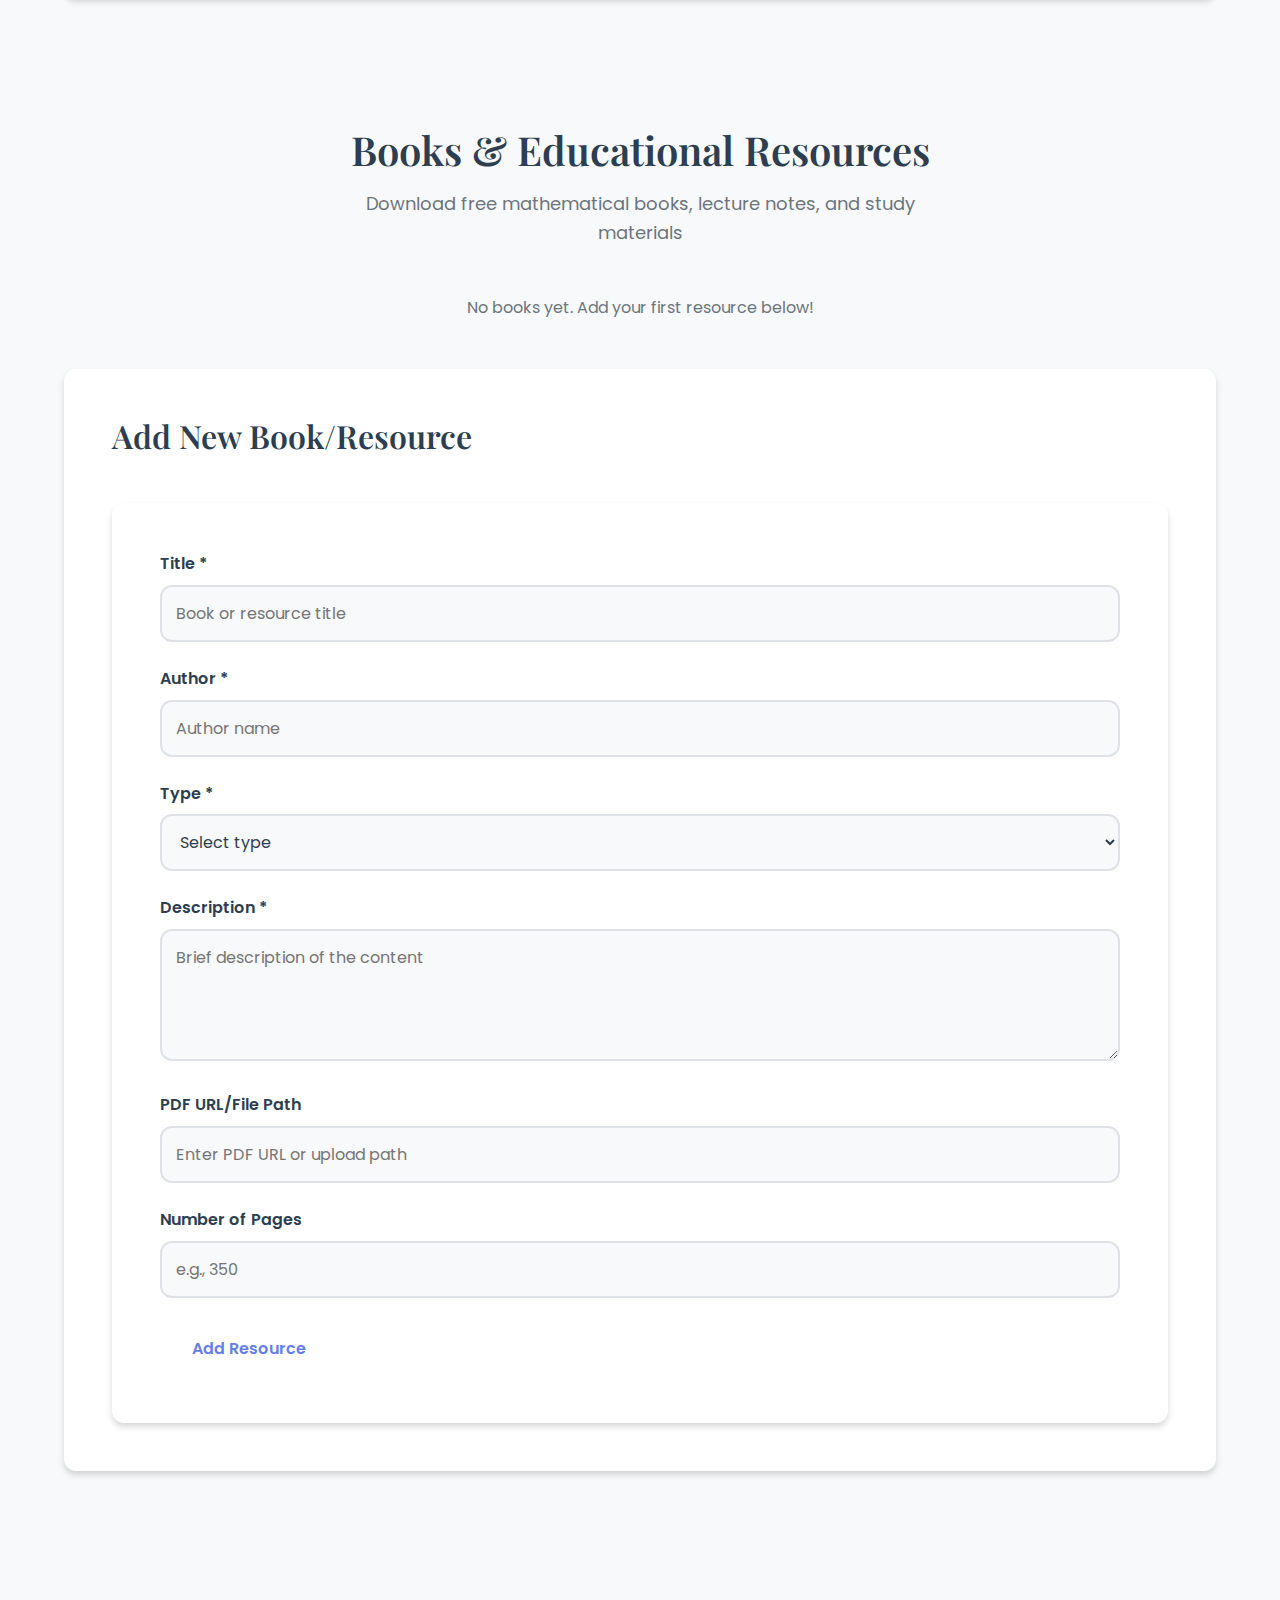
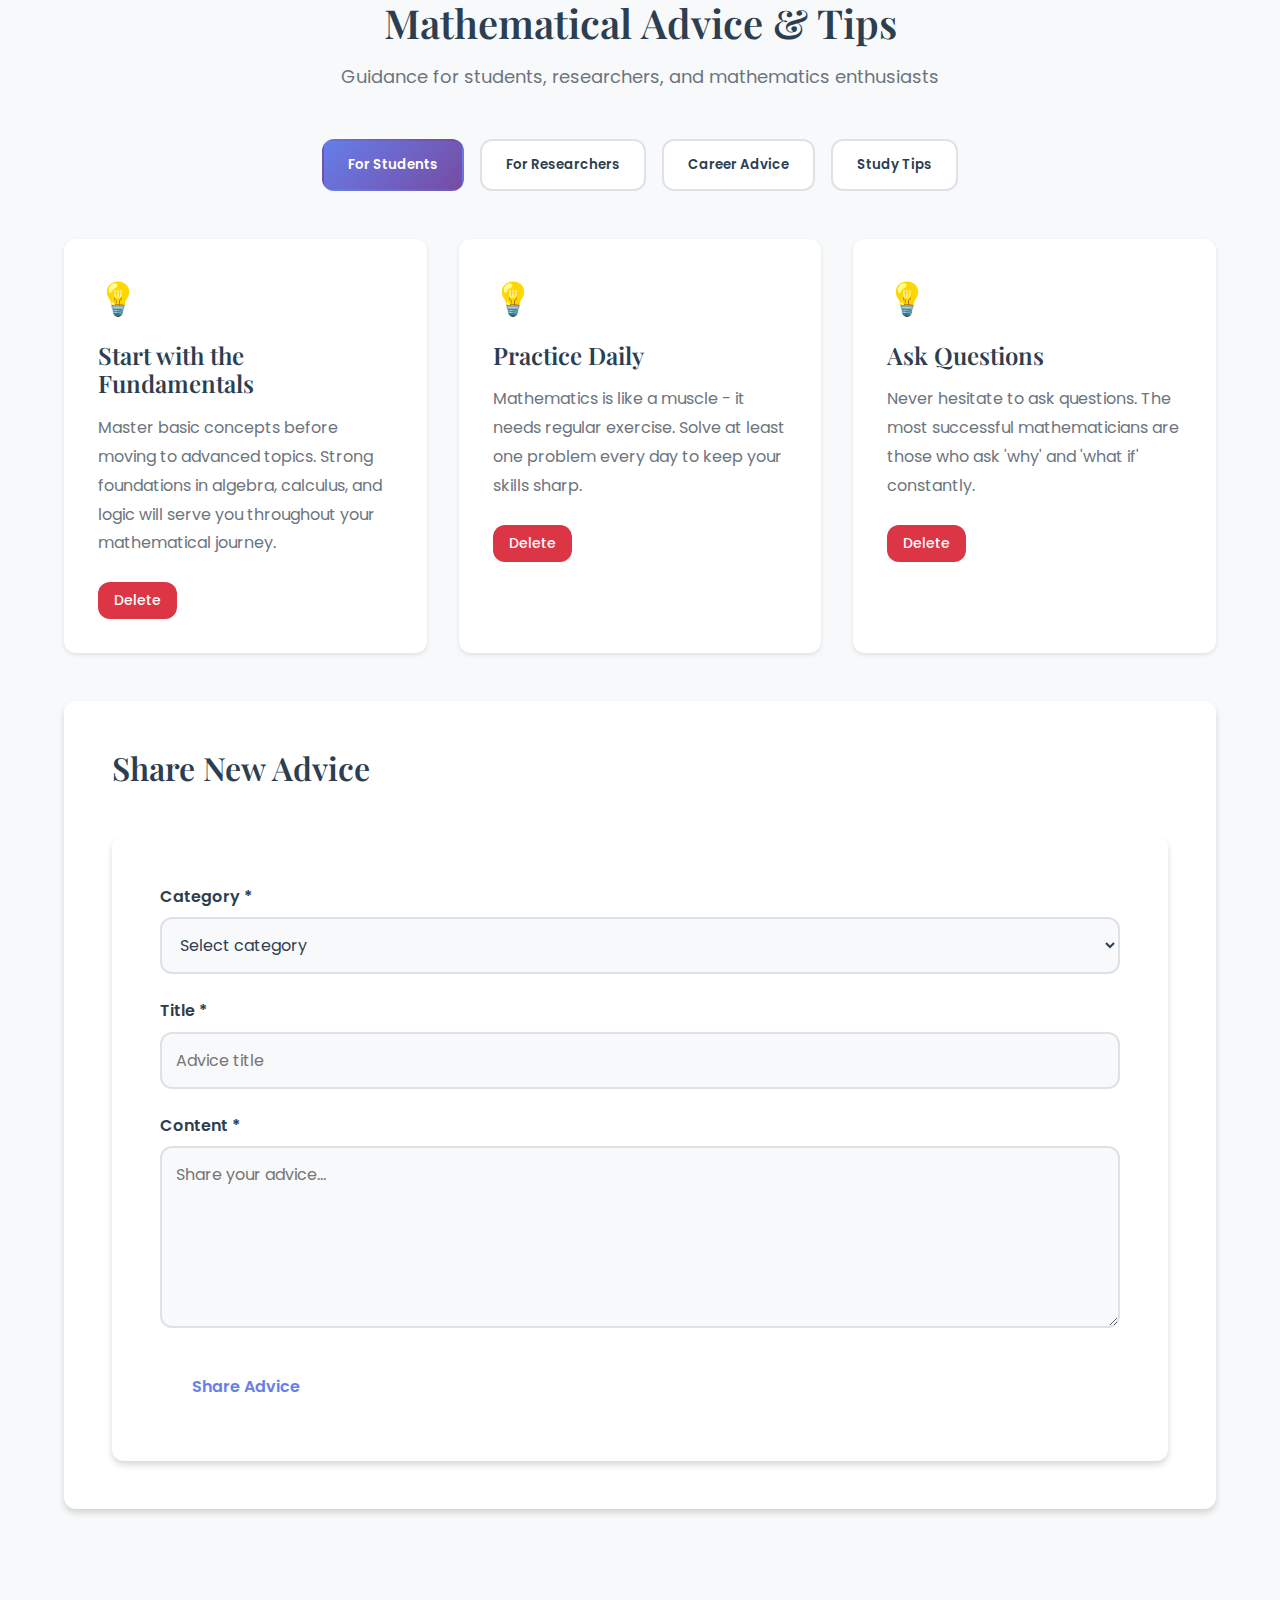
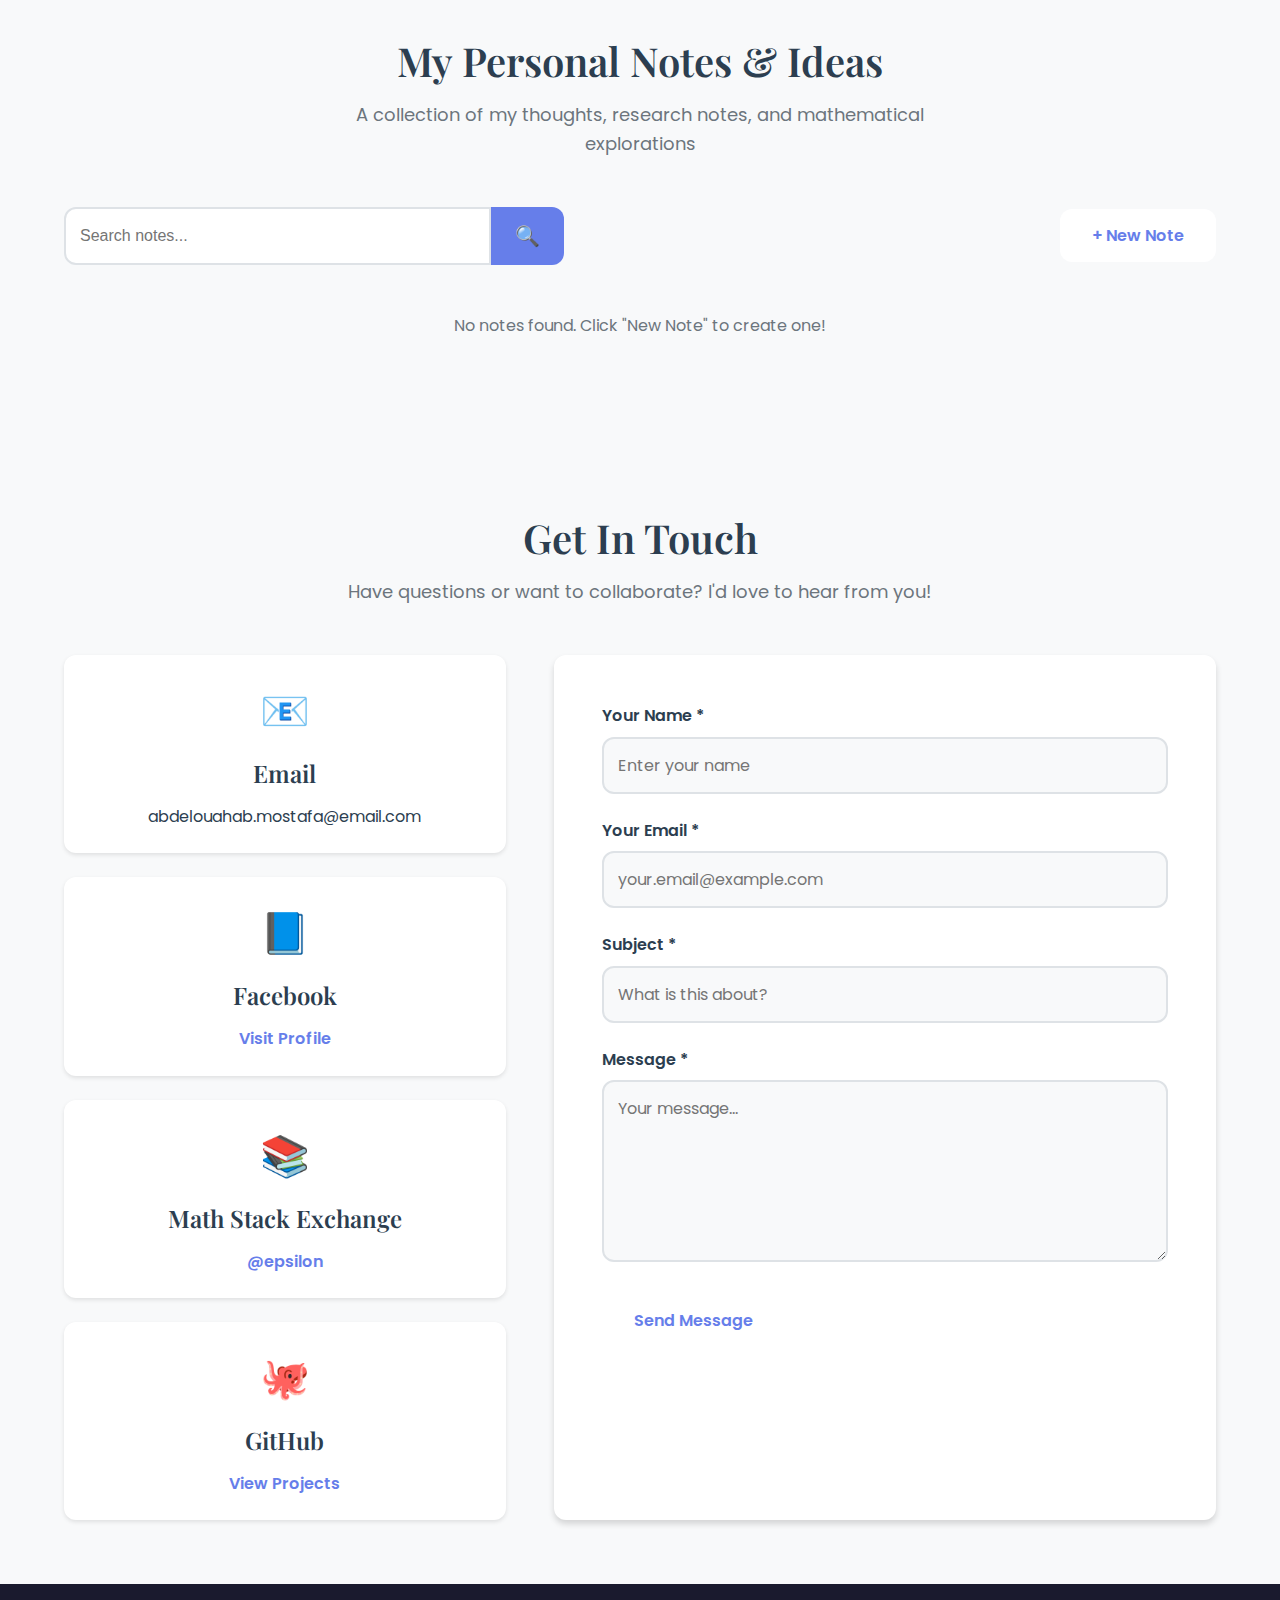
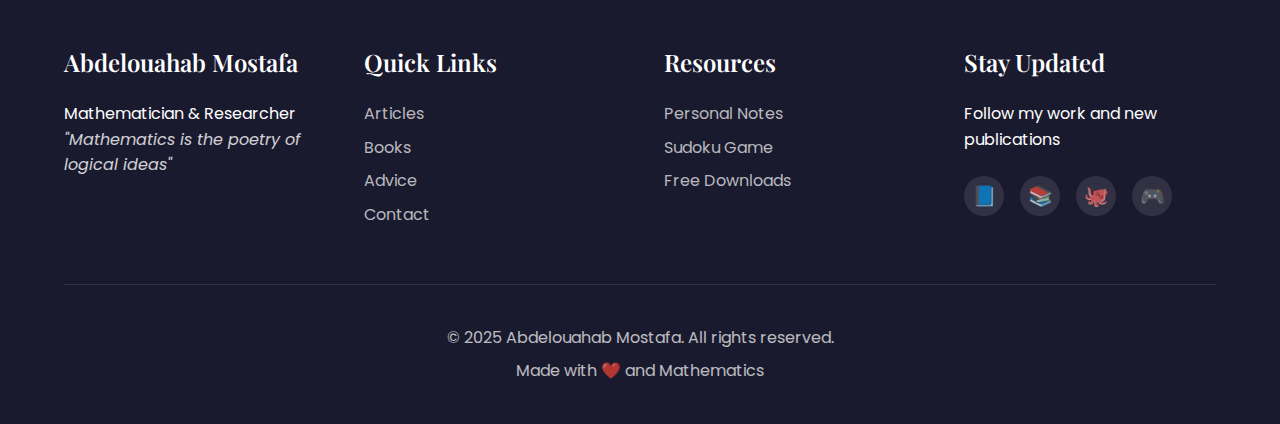
<file: mathematician.html>
<!DOCTYPE html>
<html lang="en">
<head>
    <meta charset="UTF-8">
    <meta name="viewport" content="width=device-width, initial-scale=1.0">
    <meta name="description" content="Abdelouahab Mostafa - Mathematician | Academic Articles, Books, Research & Educational Resources">
    <meta name="keywords" content="mathematics, mathematician, research, academic articles, math books, education">
    <meta name="author" content="Abdelouahab Mostafa">
    <title>Abdelouahab Mostafa - Mathematician & Researcher</title>
    <link rel="icon" type="image/webp" href="OIP.webp">
    <link rel="stylesheet" href="math-styles.css">
    <link rel="preconnect" href="https://fonts.googleapis.com">
    <link rel="preconnect" href="https://fonts.gstatic.com" crossorigin>
    <link href="https://fonts.googleapis.com/css2?family=Playfair+Display:wght@400;500;600;700&family=Poppins:wght@300;400;500;600;700&family=Fira+Code:wght@400;500&display=swap" rel="stylesheet">
    
    <!-- Google Analytics -->
    <script async src="https://www.googletagmanager.com/gtag/js?id=G-XXXXXXXXXX"></script>
    <script>
        window.dataLayer = window.dataLayer || [];
        function gtag(){dataLayer.push(arguments);}
        gtag('js', new Date());
        gtag('config', 'G-XXXXXXXXXX');
    </script>
</head>
<body>
    <!-- Navigation -->
    <nav class="navbar" id="navbar">
        <div class="nav-container">
            <div class="nav-brand">
                <h1>Abdelouahab Mostafa</h1>
                <p>Mathematician & Researcher</p>
            </div>
            <button class="nav-toggle" id="navToggle">
                <span></span>
                <span></span>
                <span></span>
            </button>
            <ul class="nav-menu" id="navMenu">
                <li><a href="#home" class="nav-link active">Home</a></li>
                <li><a href="#about" class="nav-link">About</a></li>
                <li><a href="#articles" class="nav-link">Articles</a></li>
                <li><a href="#books" class="nav-link">Books & Resources</a></li>
                <li><a href="#advice" class="nav-link">Advice</a></li>
                <li><a href="#notes" class="nav-link">My Notes</a></li>
                <li><a href="#contact" class="nav-link">Contact</a></li>
                <li><button class="theme-toggle" id="themeToggle">🌙</button></li>
            </ul>
        </div>
    </nav>

    <!-- Hero Section -->
    <section id="home" class="hero">
        <div class="hero-content">
            <div class="hero-text">
                <h1 class="hero-title">Welcome to My Mathematical Universe</h1>
                <p class="hero-subtitle">Exploring the beauty of mathematics through research, teaching, and sharing knowledge</p>
                <div class="hero-stats">
                    <div class="stat-item">
                        <span class="stat-number" id="articlesCount">0</span>
                        <span class="stat-label">Articles Published</span>
                    </div>
                    <div class="stat-item">
                        <span class="stat-number" id="booksCount">0</span>
                        <span class="stat-label">Books & Resources</span>
                    </div>
                    <div class="stat-item">
                        <span class="stat-number" id="studentsHelped">0</span>
                        <span class="stat-label">Students Helped</span>
                    </div>
                </div>
                <div class="hero-buttons">
                    <a href="#articles" class="btn btn-primary">Read Articles</a>
                    <a href="#books" class="btn btn-secondary">Browse Books</a>
                </div>
            </div>
            <div class="hero-image">
                <div class="floating-shapes">
                    <div class="shape shape-1">π</div>
                    <div class="shape shape-2">∞</div>
                    <div class="shape shape-3">∑</div>
                    <div class="shape shape-4">∫</div>
                    <div class="shape shape-5">∂</div>
                </div>
            </div>
        </div>
    </section>

    <!-- About Section -->
    <section id="about" class="about">
        <div class="container">
            <h2 class="section-title">About Me</h2>
            <div class="about-content">
                <div class="about-image">
                    <div class="image-placeholder">
                        <svg viewBox="0 0 200 200" width="200" height="200">
                            <circle cx="100" cy="100" r="90" fill="#667eea"/>
                            <text x="100" y="120" font-size="80" fill="white" text-anchor="middle" font-weight="bold">AM</text>
                        </svg>
                    </div>
                </div>
                <div class="about-text">
                    <h3>Abdelouahab Mostafa</h3>
                    <p class="subtitle">Mathematician | Researcher | Educator</p>
                    <p class="bio">
                        I am a passionate mathematician dedicated to exploring the profound beauty and applications of mathematical sciences. 
                        My work spans across various fields of mathematics, from pure theoretical research to practical applications 
                        that solve real-world problems.
                    </p>
                    <p class="bio">
                        Through this platform, I share my research findings, educational materials, and insights gained from years of 
                        study and teaching. My mission is to make mathematics accessible and inspiring for everyone, from students 
                        taking their first steps in algebra to fellow researchers pushing the boundaries of mathematical knowledge.
                    </p>
                    <div class="expertise">
                        <h4>Areas of Expertise:</h4>
                        <div class="expertise-tags">
                            <span class="tag">Abstract Algebra</span>
                            <span class="tag">Real Analysis</span>
                            <span class="tag">Topology</span>
                            <span class="tag">Number Theory</span>
                            <span class="tag">Differential Equations</span>
                            <span class="tag">Mathematical Logic</span>
                            <span class="tag">Computational Mathematics</span>
                        </div>
                    </div>
                </div>
            </div>
        </div>
    </section>

    <!-- Articles Section -->
    <section id="articles" class="articles">
        <div class="container">
            <h2 class="section-title">Academic Articles & Research</h2>
            <p class="section-description">Explore my published research papers, mathematical insights, and academic contributions</p>
            
            <div class="filters">
                <button class="filter-btn active" data-filter="all">All Articles</button>
                <button class="filter-btn" data-filter="algebra">Algebra</button>
                <button class="filter-btn" data-filter="analysis">Analysis</button>
                <button class="filter-btn" data-filter="topology">Topology</button>
                <button class="filter-btn" data-filter="applied">Applied Math</button>
                <button class="filter-btn" data-filter="education">Education</button>
            </div>

            <div class="articles-grid" id="articlesGrid">
                <!-- Articles will be dynamically loaded -->
            </div>

            <div class="article-form-section">
                <h3>Add New Article</h3>
                <form id="articleForm" class="content-form">
                    <div class="form-group">
                        <label for="articleTitle">Article Title *</label>
                        <input type="text" id="articleTitle" required placeholder="Enter article title">
                    </div>
                    <div class="form-group">
                        <label for="articleCategory">Category *</label>
                        <select id="articleCategory" required>
                            <option value="">Select category</option>
                            <option value="algebra">Algebra</option>
                            <option value="analysis">Analysis</option>
                            <option value="topology">Topology</option>
                            <option value="applied">Applied Math</option>
                            <option value="education">Education</option>
                        </select>
                    </div>
                    <div class="form-group">
                        <label for="articleAbstract">Abstract *</label>
                        <textarea id="articleAbstract" rows="4" required placeholder="Brief summary of the article"></textarea>
                    </div>
                    <div class="form-group">
                        <label for="articleContent">Full Content *</label>
                        <textarea id="articleContent" rows="10" required placeholder="Write your article content here..."></textarea>
                    </div>
                    <div class="form-group">
                        <label for="articleKeywords">Keywords (comma separated)</label>
                        <input type="text" id="articleKeywords" placeholder="e.g., topology, manifolds, homology">
                    </div>
                    <button type="submit" class="btn btn-primary">Publish Article</button>
                </form>
            </div>
        </div>
    </section>

    <!-- Books & Resources Section -->
    <section id="books" class="books">
        <div class="container">
            <h2 class="section-title">Books & Educational Resources</h2>
            <p class="section-description">Download free mathematical books, lecture notes, and study materials</p>
            
            <div class="books-grid" id="booksGrid">
                <!-- Books will be dynamically loaded -->
            </div>

            <div class="book-form-section">
                <h3>Add New Book/Resource</h3>
                <form id="bookForm" class="content-form">
                    <div class="form-group">
                        <label for="bookTitle">Title *</label>
                        <input type="text" id="bookTitle" required placeholder="Book or resource title">
                    </div>
                    <div class="form-group">
                        <label for="bookAuthor">Author *</label>
                        <input type="text" id="bookAuthor" required placeholder="Author name">
                    </div>
                    <div class="form-group">
                        <label for="bookType">Type *</label>
                        <select id="bookType" required>
                            <option value="">Select type</option>
                            <option value="textbook">Textbook</option>
                            <option value="notes">Lecture Notes</option>
                            <option value="guide">Study Guide</option>
                            <option value="reference">Reference Material</option>
                            <option value="solutions">Solutions Manual</option>
                        </select>
                    </div>
                    <div class="form-group">
                        <label for="bookDescription">Description *</label>
                        <textarea id="bookDescription" rows="4" required placeholder="Brief description of the content"></textarea>
                    </div>
                    <div class="form-group">
                        <label for="bookPdfUrl">PDF URL/File Path</label>
                        <input type="text" id="bookPdfUrl" placeholder="Enter PDF URL or upload path">
                    </div>
                    <div class="form-group">
                        <label for="bookPages">Number of Pages</label>
                        <input type="number" id="bookPages" placeholder="e.g., 350">
                    </div>
                    <button type="submit" class="btn btn-primary">Add Resource</button>
                </form>
            </div>
        </div>
    </section>

    <!-- Advice Section -->
    <section id="advice" class="advice">
        <div class="container">
            <h2 class="section-title">Mathematical Advice & Tips</h2>
            <p class="section-description">Guidance for students, researchers, and mathematics enthusiasts</p>
            
            <div class="advice-categories">
                <button class="advice-tab active" data-tab="students">For Students</button>
                <button class="advice-tab" data-tab="researchers">For Researchers</button>
                <button class="advice-tab" data-tab="career">Career Advice</button>
                <button class="advice-tab" data-tab="study">Study Tips</button>
            </div>

            <div class="advice-content">
                <div class="advice-panel active" id="students">
                    <div class="advice-grid" id="studentsAdviceGrid">
                        <!-- Advice cards will be loaded here -->
                    </div>
                </div>
                <div class="advice-panel" id="researchers">
                    <div class="advice-grid" id="researchersAdviceGrid">
                        <!-- Advice cards will be loaded here -->
                    </div>
                </div>
                <div class="advice-panel" id="career">
                    <div class="advice-grid" id="careerAdviceGrid">
                        <!-- Advice cards will be loaded here -->
                    </div>
                </div>
                <div class="advice-panel" id="study">
                    <div class="advice-grid" id="studyAdviceGrid">
                        <!-- Advice cards will be loaded here -->
                    </div>
                </div>
            </div>

            <div class="advice-form-section">
                <h3>Share New Advice</h3>
                <form id="adviceForm" class="content-form">
                    <div class="form-group">
                        <label for="adviceCategory">Category *</label>
                        <select id="adviceCategory" required>
                            <option value="">Select category</option>
                            <option value="students">For Students</option>
                            <option value="researchers">For Researchers</option>
                            <option value="career">Career Advice</option>
                            <option value="study">Study Tips</option>
                        </select>
                    </div>
                    <div class="form-group">
                        <label for="adviceTitle">Title *</label>
                        <input type="text" id="adviceTitle" required placeholder="Advice title">
                    </div>
                    <div class="form-group">
                        <label for="adviceContent">Content *</label>
                        <textarea id="adviceContent" rows="6" required placeholder="Share your advice..."></textarea>
                    </div>
                    <button type="submit" class="btn btn-primary">Share Advice</button>
                </form>
            </div>
        </div>
    </section>

    <!-- Personal Notes Section -->
    <section id="notes" class="notes">
        <div class="container">
            <h2 class="section-title">My Personal Notes & Ideas</h2>
            <p class="section-description">A collection of my thoughts, research notes, and mathematical explorations</p>
            
            <div class="notes-header">
                <div class="search-box">
                    <input type="text" id="notesSearch" placeholder="Search notes...">
                    <button class="search-btn">🔍</button>
                </div>
                <button class="btn btn-primary" id="addNoteBtn">+ New Note</button>
            </div>

            <div class="notes-grid" id="notesGrid">
                <!-- Notes will be dynamically loaded -->
            </div>

            <!-- Note Editor Modal -->
            <div class="modal" id="noteModal">
                <div class="modal-content">
                    <div class="modal-header">
                        <h3 id="noteModalTitle">New Note</h3>
                        <button class="close-modal" id="closeNoteModal">&times;</button>
                    </div>
                    <form id="noteForm">
                        <div class="form-group">
                            <label for="noteTitle">Title *</label>
                            <input type="text" id="noteTitle" required placeholder="Note title">
                        </div>
                        <div class="form-group">
                            <label for="noteCategory">Category</label>
                            <input type="text" id="noteCategory" placeholder="e.g., Research, Ideas, Todo">
                        </div>
                        <div class="form-group">
                            <label for="noteContent">Content *</label>
                            <textarea id="noteContent" rows="12" required placeholder="Write your note here..."></textarea>
                        </div>
                        <div class="form-group">
                            <label>
                                <input type="checkbox" id="noteImportant">
                                Mark as important
                            </label>
                        </div>
                        <div class="modal-footer">
                            <button type="button" class="btn btn-secondary" id="cancelNote">Cancel</button>
                            <button type="submit" class="btn btn-primary">Save Note</button>
                        </div>
                    </form>
                </div>
            </div>
        </div>
    </section>

    <!-- Contact Section -->
    <section id="contact" class="contact">
        <div class="container">
            <h2 class="section-title">Get In Touch</h2>
            <p class="section-description">Have questions or want to collaborate? I'd love to hear from you!</p>
            
            <div class="contact-content">
                <div class="contact-info">
                    <div class="info-card">
                        <div class="info-icon">📧</div>
                        <h4>Email</h4>
                        <p>abdelouahab.mostafa@email.com</p>
                    </div>
                    <div class="info-card">
                        <div class="info-icon">📘</div>
                        <h4>Facebook</h4>
                        <a href="https://web.facebook.com/profile.php?id=61567367597518" target="_blank" style="color: var(--primary-color); font-weight: 600;">Visit Profile</a>
                    </div>
                    <div class="info-card">
                        <div class="info-icon">📚</div>
                        <h4>Math Stack Exchange</h4>
                        <a href="https://math.stackexchange.com/users/1183190/epsilon" target="_blank" style="color: var(--primary-color); font-weight: 600;">@epsilon</a>
                    </div>
                    <div class="info-card">
                        <div class="info-icon">🐙</div>
                        <h4>GitHub</h4>
                        <a href="https://github.com/abdelouahabmostafaetu-bot" target="_blank" style="color: var(--primary-color); font-weight: 600;">View Projects</a>
                    </div>
                </div>
                
                <form class="contact-form" id="contactForm">
                    <div class="form-group">
                        <label for="contactName">Your Name *</label>
                        <input type="text" id="contactName" required placeholder="Enter your name">
                    </div>
                    <div class="form-group">
                        <label for="contactEmail">Your Email *</label>
                        <input type="email" id="contactEmail" required placeholder="your.email@example.com">
                    </div>
                    <div class="form-group">
                        <label for="contactSubject">Subject *</label>
                        <input type="text" id="contactSubject" required placeholder="What is this about?">
                    </div>
                    <div class="form-group">
                        <label for="contactMessage">Message *</label>
                        <textarea id="contactMessage" rows="6" required placeholder="Your message..."></textarea>
                    </div>
                    <button type="submit" class="btn btn-primary">Send Message</button>
                </form>
            </div>
        </div>
    </section>

    <!-- Footer -->
    <footer class="footer">
        <div class="container">
            <div class="footer-content">
                <div class="footer-section">
                    <h4>Abdelouahab Mostafa</h4>
                    <p>Mathematician & Researcher</p>
                    <p class="motto">"Mathematics is the poetry of logical ideas"</p>
                </div>
                <div class="footer-section">
                    <h4>Quick Links</h4>
                    <ul>
                        <li><a href="#articles">Articles</a></li>
                        <li><a href="#books">Books</a></li>
                        <li><a href="#advice">Advice</a></li>
                        <li><a href="#contact">Contact</a></li>
                    </ul>
                </div>
                <div class="footer-section">
                    <h4>Resources</h4>
                    <ul>
                        <li><a href="#notes">Personal Notes</a></li>
                        <li><a href="sudoku/index.html">Sudoku Game</a></li>
                        <li><a href="#books">Free Downloads</a></li>
                    </ul>
                </div>
                <div class="footer-section">
                    <h4>Stay Updated</h4>
                    <p>Follow my work and new publications</p>
                    <div class="social-links">
                        <a href="https://web.facebook.com/profile.php?id=61567367597518" target="_blank" class="social-link" title="Facebook">📘</a>
                        <a href="https://math.stackexchange.com/users/1183190/epsilon" target="_blank" class="social-link" title="Math Stack Exchange">📚</a>
                        <a href="https://github.com/abdelouahabmostafaetu-bot" target="_blank" class="social-link" title="GitHub">🐙</a>
                        <a href="https://github.com/abdelouahabmostafaetu-bot/SUDOKU" target="_blank" class="social-link" title="Sudoku Project">🎮</a>
                    </div>
                </div>
            </div>
            <div class="footer-bottom">
                <p>&copy; 2025 Abdelouahab Mostafa. All rights reserved.</p>
                <p>Made with ❤️ and Mathematics</p>
            </div>
        </div>
    </footer>

    <!-- Scroll to Top Button -->
    <button class="scroll-top" id="scrollTop">↑</button>

    <!-- Notification Toast -->
    <div class="toast" id="toast">
        <div class="toast-icon" id="toastIcon"></div>
        <div class="toast-message" id="toastMessage"></div>
    </div>

    <script src="math-script.js"></script>
</body>
</html>
</file>
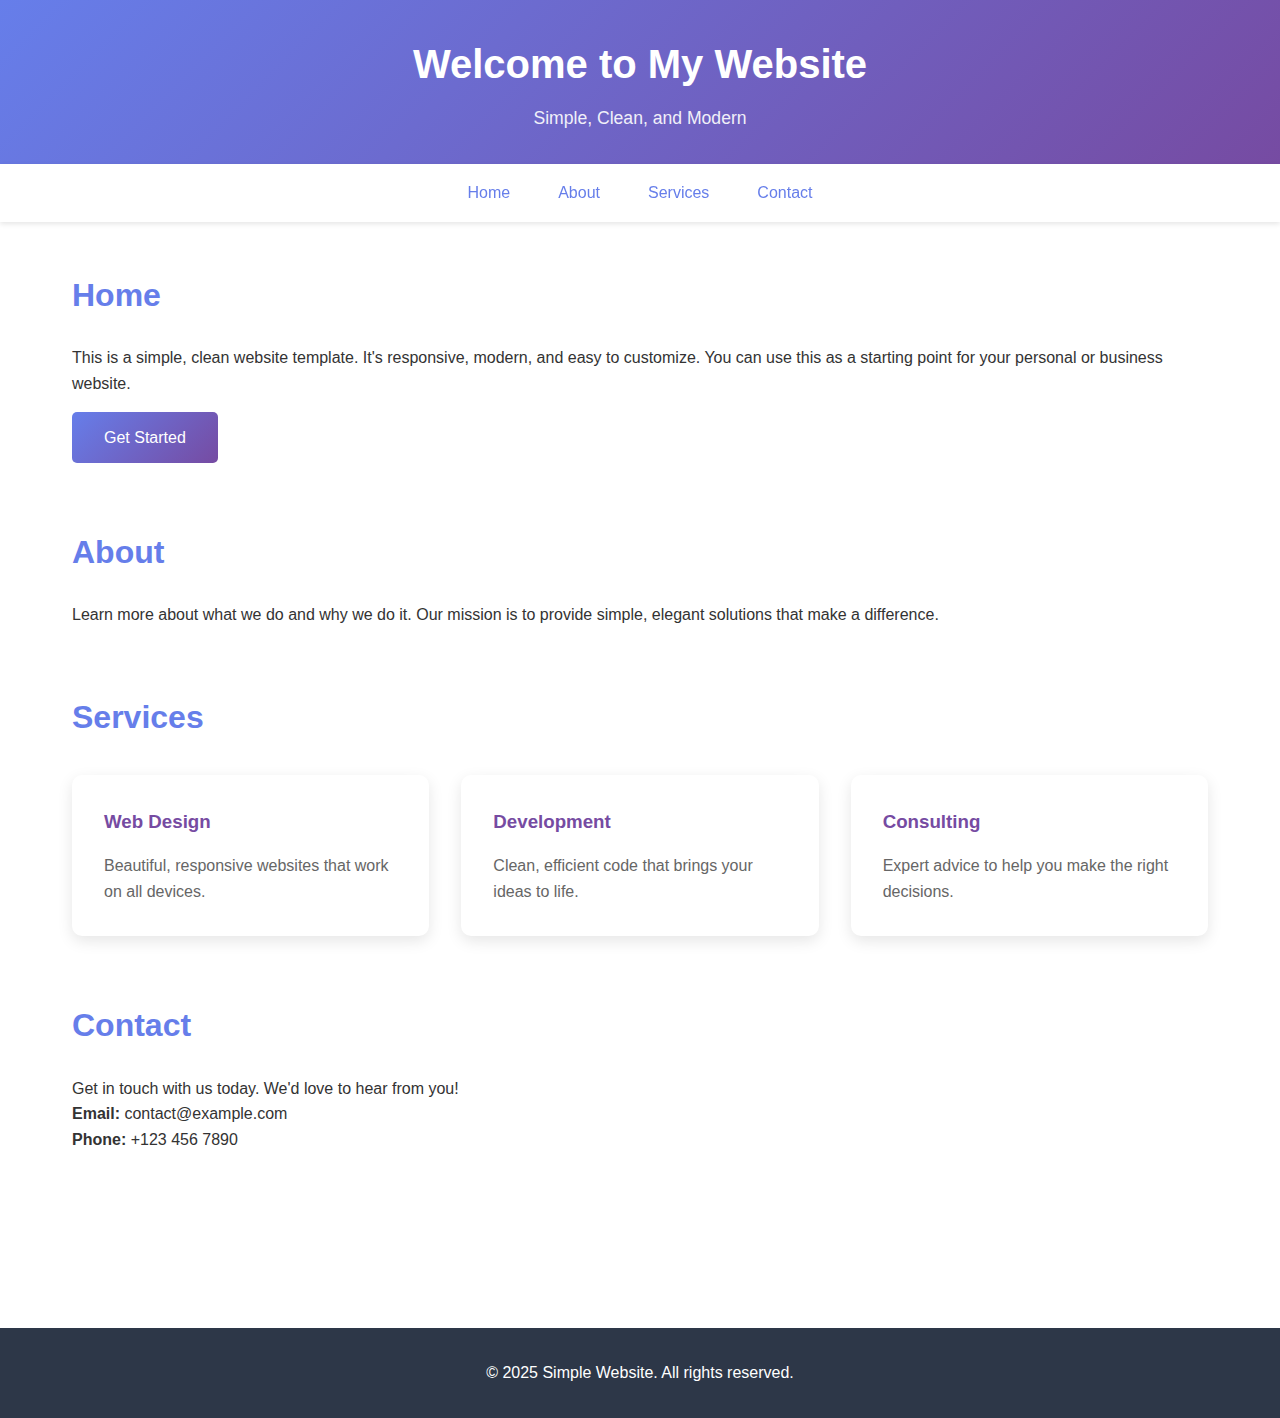
<file: simple.html>
<!DOCTYPE html>
<html lang="en">
<head>
    <meta charset="UTF-8">
    <meta name="viewport" content="width=device-width, initial-scale=1.0">
    <title>Simple Website</title>
    <style>
        * {
            margin: 0;
            padding: 0;
            box-sizing: border-box;
        }

        body {
            font-family: -apple-system, BlinkMacSystemFont, 'Segoe UI', Arial, sans-serif;
            line-height: 1.6;
            color: #333;
        }

        header {
            background: linear-gradient(135deg, #667eea 0%, #764ba2 100%);
            color: white;
            padding: 2rem 0;
            text-align: center;
        }

        header h1 {
            font-size: 2.5rem;
            margin-bottom: 0.5rem;
        }

        header p {
            font-size: 1.1rem;
            opacity: 0.9;
        }

        nav {
            background: #fff;
            box-shadow: 0 2px 5px rgba(0,0,0,0.1);
            position: sticky;
            top: 0;
            z-index: 100;
        }

        nav ul {
            list-style: none;
            display: flex;
            justify-content: center;
            padding: 1rem;
        }

        nav li {
            margin: 0 1.5rem;
        }

        nav a {
            color: #667eea;
            text-decoration: none;
            font-weight: 500;
            transition: color 0.3s;
        }

        nav a:hover {
            color: #764ba2;
        }

        .container {
            max-width: 1200px;
            margin: 0 auto;
            padding: 3rem 2rem;
        }

        section {
            margin-bottom: 4rem;
        }

        h2 {
            font-size: 2rem;
            margin-bottom: 1.5rem;
            color: #667eea;
        }

        .cards {
            display: grid;
            grid-template-columns: repeat(auto-fit, minmax(300px, 1fr));
            gap: 2rem;
            margin-top: 2rem;
        }

        .card {
            background: white;
            padding: 2rem;
            border-radius: 10px;
            box-shadow: 0 5px 15px rgba(0,0,0,0.1);
            transition: transform 0.3s, box-shadow 0.3s;
        }

        .card:hover {
            transform: translateY(-5px);
            box-shadow: 0 10px 25px rgba(0,0,0,0.15);
        }

        .card h3 {
            color: #764ba2;
            margin-bottom: 1rem;
        }

        .card p {
            color: #666;
        }

        footer {
            background: #2d3748;
            color: white;
            text-align: center;
            padding: 2rem;
            margin-top: 4rem;
        }

        .btn {
            display: inline-block;
            padding: 0.8rem 2rem;
            background: linear-gradient(135deg, #667eea 0%, #764ba2 100%);
            color: white;
            text-decoration: none;
            border-radius: 5px;
            margin-top: 1rem;
            transition: opacity 0.3s;
        }

        .btn:hover {
            opacity: 0.9;
        }

        @media (max-width: 768px) {
            header h1 {
                font-size: 2rem;
            }

            nav ul {
                flex-direction: column;
                align-items: center;
            }

            nav li {
                margin: 0.5rem 0;
            }
        }
    </style>
</head>
<body>
    <header>
        <h1>Welcome to My Website</h1>
        <p>Simple, Clean, and Modern</p>
    </header>

    <nav>
        <ul>
            <li><a href="#home">Home</a></li>
            <li><a href="#about">About</a></li>
            <li><a href="#services">Services</a></li>
            <li><a href="#contact">Contact</a></li>
        </ul>
    </nav>

    <div class="container">
        <section id="home">
            <h2>Home</h2>
            <p>This is a simple, clean website template. It's responsive, modern, and easy to customize. You can use this as a starting point for your personal or business website.</p>
            <a href="#contact" class="btn">Get Started</a>
        </section>

        <section id="about">
            <h2>About</h2>
            <p>Learn more about what we do and why we do it. Our mission is to provide simple, elegant solutions that make a difference.</p>
        </section>

        <section id="services">
            <h2>Services</h2>
            <div class="cards">
                <div class="card">
                    <h3>Web Design</h3>
                    <p>Beautiful, responsive websites that work on all devices.</p>
                </div>
                <div class="card">
                    <h3>Development</h3>
                    <p>Clean, efficient code that brings your ideas to life.</p>
                </div>
                <div class="card">
                    <h3>Consulting</h3>
                    <p>Expert advice to help you make the right decisions.</p>
                </div>
            </div>
        </section>

        <section id="contact">
            <h2>Contact</h2>
            <p>Get in touch with us today. We'd love to hear from you!</p>
            <p><strong>Email:</strong> contact@example.com</p>
            <p><strong>Phone:</strong> +123 456 7890</p>
        </section>
    </div>

    <footer>
        <p>&copy; 2025 Simple Website. All rights reserved.</p>
    </footer>
</body>
</html>
</file>
<file: math-styles.css>
/* ==========================================
   MATHEMATICIAN WEBSITE - COMPREHENSIVE CSS
   ========================================== */

/* ==========================================
   CSS VARIABLES
   ========================================== */

:root {
    /* Colors */
    --primary-color: #667eea;
    --primary-dark: #5568d3;
    --primary-light: #7c8ff0;
    --secondary-color: #764ba2;
    --accent-color: #f093fb;
    
    /* Backgrounds */
    --bg-primary: #ffffff;
    --bg-secondary: #f8f9fa;
    --bg-tertiary: #e9ecef;
    --bg-dark: #1a1a2e;
    
    /* Text */
    --text-primary: #2c3e50;
    --text-secondary: #6c757d;
    --text-light: #adb5bd;
    --text-white: #ffffff;
    
    /* Borders */
    --border-color: #dee2e6;
    --border-radius: 12px;
    
    /* Shadows */
    --shadow-sm: 0 2px 4px rgba(0,0,0,0.1);
    --shadow-md: 0 4px 6px rgba(0,0,0,0.15);
    --shadow-lg: 0 10px 25px rgba(0,0,0,0.2);
    --shadow-xl: 0 20px 40px rgba(0,0,0,0.25);
    
    /* Gradients */
    --gradient-primary: linear-gradient(135deg, #667eea 0%, #764ba2 100%);
    --gradient-secondary: linear-gradient(135deg, #f093fb 0%, #f5576c 100%);
    
    /* Spacing */
    --spacing-xs: 0.5rem;
    --spacing-sm: 1rem;
    --spacing-md: 1.5rem;
    --spacing-lg: 2rem;
    --spacing-xl: 3rem;
    --spacing-2xl: 4rem;
    
    /* Transitions */
    --transition: 0.3s ease;
    
    /* Fonts */
    --font-primary: 'Poppins', sans-serif;
    --font-heading: 'Playfair Display', serif;
    --font-code: 'Fira Code', monospace;
}

/* Dark Theme */
[data-theme="dark"] {
    --bg-primary: #1a1a2e;
    --bg-secondary: #16213e;
    --bg-tertiary: #0f3460;
    --text-primary: #e9ecef;
    --text-secondary: #adb5bd;
    --text-light: #6c757d;
    --border-color: #2c3e50;
}

/* ==========================================
   RESET & BASE STYLES
   ========================================== */

* {
    margin: 0;
    padding: 0;
    box-sizing: border-box;
}

html {
    scroll-behavior: smooth;
    font-size: 16px;
}

body {
    font-family: var(--font-primary);
    color: var(--text-primary);
    background: var(--bg-secondary);
    line-height: 1.6;
    overflow-x: hidden;
}

h1, h2, h3, h4, h5, h6 {
    font-family: var(--font-heading);
    font-weight: 600;
    line-height: 1.2;
    margin-bottom: var(--spacing-sm);
}

h1 { font-size: 3rem; }
h2 { font-size: 2.5rem; }
h3 { font-size: 2rem; }
h4 { font-size: 1.5rem; }

a {
    text-decoration: none;
    color: inherit;
    transition: var(--transition);
}

button {
    cursor: pointer;
    border: none;
    outline: none;
    font-family: inherit;
    transition: var(--transition);
}

img {
    max-width: 100%;
    display: block;
}

.container {
    max-width: 1200px;
    margin: 0 auto;
    padding: 0 var(--spacing-md);
}

/* ==========================================
   NAVIGATION
   ========================================== */

.navbar {
    position: fixed;
    top: 0;
    left: 0;
    right: 0;
    background: var(--bg-primary);
    box-shadow: var(--shadow-md);
    z-index: 1000;
    transition: var(--transition);
}

.navbar.scrolled {
    box-shadow: var(--shadow-lg);
}

.nav-container {
    max-width: 1400px;
    margin: 0 auto;
    padding: var(--spacing-sm) var(--spacing-md);
    display: flex;
    justify-content: space-between;
    align-items: center;
}

.nav-brand h1 {
    font-size: 1.5rem;
    background: var(--gradient-primary);
    -webkit-background-clip: text;
    -webkit-text-fill-color: transparent;
    background-clip: text;
    margin: 0;
}

.nav-brand p {
    font-size: 0.875rem;
    color: var(--text-secondary);
    margin: 0;
}

.nav-menu {
    display: flex;
    list-style: none;
    align-items: center;
    gap: var(--spacing-md);
}

.nav-link {
    color: var(--text-primary);
    font-weight: 500;
    padding: 0.5rem 1rem;
    border-radius: var(--border-radius);
    transition: var(--transition);
}

.nav-link:hover,
.nav-link.active {
    color: var(--primary-color);
    background: rgba(102, 126, 234, 0.1);
}

.theme-toggle {
    background: var(--bg-secondary);
    padding: 0.5rem 1rem;
    border-radius: var(--border-radius);
    font-size: 1.25rem;
}

.theme-toggle:hover {
    transform: scale(1.1);
}

.nav-toggle {
    display: none;
    flex-direction: column;
    gap: 4px;
    background: none;
}

.nav-toggle span {
    width: 25px;
    height: 3px;
    background: var(--text-primary);
    border-radius: 2px;
    transition: var(--transition);
}

/* ==========================================
   HERO SECTION
   ========================================== */

.hero {
    min-height: 100vh;
    display: flex;
    align-items: center;
    padding: 6rem var(--spacing-md) var(--spacing-xl);
    background: var(--gradient-primary);
    color: white;
    position: relative;
    overflow: hidden;
}

.hero::before {
    content: '';
    position: absolute;
    top: 0;
    left: 0;
    right: 0;
    bottom: 0;
    background: url('data:image/svg+xml,<svg width="100" height="100" xmlns="http://www.w3.org/2000/svg"><text x="10" y="50" font-size="40" fill="rgba(255,255,255,0.1)">π</text><text x="60" y="80" font-size="30" fill="rgba(255,255,255,0.1)">∞</text></svg>');
    opacity: 0.1;
}

.hero-content {
    max-width: 1200px;
    margin: 0 auto;
    display: grid;
    grid-template-columns: 1fr 1fr;
    gap: var(--spacing-xl);
    align-items: center;
    position: relative;
    z-index: 1;
}

.hero-title {
    font-size: 3.5rem;
    margin-bottom: var(--spacing-md);
    animation: fadeInUp 0.8s ease-out;
}

.hero-subtitle {
    font-size: 1.25rem;
    margin-bottom: var(--spacing-xl);
    opacity: 0.9;
    animation: fadeInUp 0.8s ease-out 0.2s both;
}

.hero-stats {
    display: grid;
    grid-template-columns: repeat(3, 1fr);
    gap: var(--spacing-md);
    margin-bottom: var(--spacing-xl);
    animation: fadeInUp 0.8s ease-out 0.4s both;
}

.stat-item {
    text-align: center;
    padding: var(--spacing-md);
    background: rgba(255, 255, 255, 0.1);
    border-radius: var(--border-radius);
    backdrop-filter: blur(10px);
}

.stat-number {
    display: block;
    font-size: 2.5rem;
    font-weight: 700;
    font-family: var(--font-code);
}

.stat-label {
    display: block;
    font-size: 0.875rem;
    opacity: 0.9;
}

.hero-buttons {
    display: flex;
    gap: var(--spacing-sm);
    animation: fadeInUp 0.8s ease-out 0.6s both;
}

.floating-shapes {
    position: relative;
    height: 400px;
}

.shape {
    position: absolute;
    font-size: 4rem;
    font-weight: 700;
    color: rgba(255, 255, 255, 0.2);
    animation: float 6s ease-in-out infinite;
}

.shape-1 { top: 10%; left: 10%; animation-delay: 0s; }
.shape-2 { top: 20%; right: 20%; animation-delay: 1s; }
.shape-3 { bottom: 30%; left: 30%; animation-delay: 2s; }
.shape-4 { top: 50%; right: 10%; animation-delay: 3s; }
.shape-5 { bottom: 10%; right: 40%; animation-delay: 4s; }

/* ==========================================
   BUTTONS
   ========================================== */

.btn {
    display: inline-block;
    padding: 0.875rem 2rem;
    border-radius: var(--border-radius);
    font-weight: 600;
    text-align: center;
    transition: var(--transition);
    font-size: 1rem;
}

.btn-primary {
    background: white;
    color: var(--primary-color);
}

.btn-primary:hover {
    transform: translateY(-3px);
    box-shadow: var(--shadow-lg);
}

.btn-secondary {
    background: rgba(255, 255, 255, 0.2);
    color: white;
    border: 2px solid white;
}

.btn-secondary:hover {
    background: white;
    color: var(--primary-color);
}

/* ==========================================
   SECTIONS
   ========================================== */

section {
    padding: var(--spacing-2xl) 0;
}

.section-title {
    text-align: center;
    font-size: 2.5rem;
    margin-bottom: var(--spacing-sm);
    color: var(--text-primary);
}

.section-description {
    text-align: center;
    font-size: 1.125rem;
    color: var(--text-secondary);
    margin-bottom: var(--spacing-xl);
    max-width: 600px;
    margin-left: auto;
    margin-right: auto;
}

/* ==========================================
   ABOUT SECTION
   ========================================== */

.about {
    background: var(--bg-primary);
}

.about-content {
    display: grid;
    grid-template-columns: 1fr 2fr;
    gap: var(--spacing-xl);
    align-items: center;
}

.about-image {
    text-align: center;
}

.image-placeholder {
    display: inline-block;
    animation: pulse 2s ease-in-out infinite;
}

.about-text h3 {
    font-size: 2rem;
    margin-bottom: var(--spacing-xs);
}

.subtitle {
    color: var(--primary-color);
    font-weight: 600;
    margin-bottom: var(--spacing-md);
}

.bio {
    margin-bottom: var(--spacing-md);
    line-height: 1.8;
    color: var(--text-secondary);
}

.expertise {
    margin-top: var(--spacing-lg);
}

.expertise h4 {
    margin-bottom: var(--spacing-sm);
}

.expertise-tags {
    display: flex;
    flex-wrap: wrap;
    gap: var(--spacing-xs);
}

.tag {
    padding: 0.5rem 1rem;
    background: var(--gradient-primary);
    color: white;
    border-radius: 20px;
    font-size: 0.875rem;
    font-weight: 500;
}

/* ==========================================
   ARTICLES SECTION
   ========================================== */

.filters {
    display: flex;
    justify-content: center;
    gap: var(--spacing-sm);
    margin-bottom: var(--spacing-xl);
    flex-wrap: wrap;
}

.filter-btn {
    padding: 0.75rem 1.5rem;
    background: var(--bg-primary);
    color: var(--text-primary);
    border: 2px solid var(--border-color);
    border-radius: var(--border-radius);
    font-weight: 500;
}

.filter-btn:hover,
.filter-btn.active {
    background: var(--primary-color);
    color: white;
    border-color: var(--primary-color);
}

.articles-grid,
.books-grid,
.advice-grid,
.notes-grid {
    display: grid;
    grid-template-columns: repeat(auto-fill, minmax(350px, 1fr));
    gap: var(--spacing-lg);
    margin-bottom: var(--spacing-xl);
}

.article-card,
.book-card,
.advice-card,
.note-card {
    background: var(--bg-primary);
    border-radius: var(--border-radius);
    padding: var(--spacing-lg);
    box-shadow: var(--shadow-sm);
    transition: var(--transition);
    border: 2px solid transparent;
}

.article-card:hover,
.book-card:hover,
.advice-card:hover,
.note-card:hover {
    transform: translateY(-5px);
    box-shadow: var(--shadow-lg);
    border-color: var(--primary-color);
}

.card-header {
    display: flex;
    justify-content: space-between;
    align-items: start;
    margin-bottom: var(--spacing-md);
}

.card-category {
    display: inline-block;
    padding: 0.25rem 0.75rem;
    background: var(--gradient-primary);
    color: white;
    border-radius: 15px;
    font-size: 0.75rem;
    font-weight: 600;
    text-transform: uppercase;
}

.card-date {
    font-size: 0.875rem;
    color: var(--text-light);
}

.card-title {
    font-size: 1.5rem;
    margin-bottom: var(--spacing-sm);
    color: var(--text-primary);
}

.card-abstract,
.card-description,
.card-content {
    color: var(--text-secondary);
    margin-bottom: var(--spacing-md);
    line-height: 1.8;
}

.card-footer {
    display: flex;
    justify-content: space-between;
    align-items: center;
    padding-top: var(--spacing-sm);
    border-top: 1px solid var(--border-color);
}

.card-actions {
    display: flex;
    gap: var(--spacing-sm);
}

.card-btn {
    padding: 0.5rem 1rem;
    background: var(--bg-secondary);
    color: var(--text-primary);
    border-radius: var(--border-radius);
    font-size: 0.875rem;
    font-weight: 500;
}

.card-btn:hover {
    background: var(--primary-color);
    color: white;
}

.card-btn.delete {
    background: #dc3545;
    color: white;
}

/* ==========================================
   FORMS
   ========================================== */

.content-form,
.article-form-section,
.book-form-section,
.advice-form-section {
    background: var(--bg-primary);
    padding: var(--spacing-xl);
    border-radius: var(--border-radius);
    box-shadow: var(--shadow-md);
    margin-top: var(--spacing-xl);
}

.form-group {
    margin-bottom: var(--spacing-md);
}

.form-group label {
    display: block;
    margin-bottom: var(--spacing-xs);
    font-weight: 600;
    color: var(--text-primary);
}

.form-group input,
.form-group select,
.form-group textarea {
    width: 100%;
    padding: 0.875rem;
    border: 2px solid var(--border-color);
    border-radius: var(--border-radius);
    font-family: inherit;
    font-size: 1rem;
    transition: var(--transition);
    background: var(--bg-secondary);
    color: var(--text-primary);
}

.form-group input:focus,
.form-group select:focus,
.form-group textarea:focus {
    outline: none;
    border-color: var(--primary-color);
    box-shadow: 0 0 0 3px rgba(102, 126, 234, 0.1);
}

.form-group textarea {
    resize: vertical;
    min-height: 120px;
}

/* ==========================================
   ADVICE SECTION
   ========================================== */

.advice-categories {
    display: flex;
    justify-content: center;
    gap: var(--spacing-sm);
    margin-bottom: var(--spacing-xl);
    flex-wrap: wrap;
}

.advice-tab {
    padding: 0.875rem 1.5rem;
    background: var(--bg-primary);
    color: var(--text-primary);
    border: 2px solid var(--border-color);
    border-radius: var(--border-radius);
    font-weight: 600;
}

.advice-tab:hover,
.advice-tab.active {
    background: var(--gradient-primary);
    color: white;
    border-color: transparent;
}

.advice-panel {
    display: none;
}

.advice-panel.active {
    display: block;
}

/* ==========================================
   NOTES SECTION
   ========================================== */

.notes-header {
    display: flex;
    justify-content: space-between;
    align-items: center;
    margin-bottom: var(--spacing-xl);
    gap: var(--spacing-md);
    flex-wrap: wrap;
}

.search-box {
    display: flex;
    flex: 1;
    max-width: 500px;
}

.search-box input {
    flex: 1;
    padding: 0.875rem;
    border: 2px solid var(--border-color);
    border-radius: var(--border-radius) 0 0 var(--border-radius);
    font-size: 1rem;
}

.search-btn {
    padding: 0.875rem 1.5rem;
    background: var(--primary-color);
    color: white;
    border-radius: 0 var(--border-radius) var(--border-radius) 0;
    font-size: 1.25rem;
}

.note-card.important {
    border: 2px solid #ffc107;
    background: linear-gradient(135deg, #fff3cd 0%, #ffffff 100%);
}

.note-icon {
    font-size: 2rem;
    margin-bottom: var(--spacing-sm);
}

/* ==========================================
   MODAL
   ========================================== */

.modal {
    display: none;
    position: fixed;
    top: 0;
    left: 0;
    right: 0;
    bottom: 0;
    background: rgba(0, 0, 0, 0.7);
    z-index: 2000;
    align-items: center;
    justify-content: center;
    animation: fadeIn 0.3s ease-out;
}

.modal.active {
    display: flex;
}

.modal-content {
    background: var(--bg-primary);
    border-radius: var(--border-radius);
    width: 90%;
    max-width: 700px;
    max-height: 90vh;
    overflow-y: auto;
    box-shadow: var(--shadow-xl);
    animation: slideInUp 0.3s ease-out;
}

.modal-header {
    display: flex;
    justify-content: space-between;
    align-items: center;
    padding: var(--spacing-lg);
    border-bottom: 2px solid var(--border-color);
}

.modal-header h3 {
    margin: 0;
}

.close-modal {
    background: none;
    font-size: 2rem;
    color: var(--text-secondary);
    line-height: 1;
}

.close-modal:hover {
    color: var(--accent-color);
}

.modal-content form {
    padding: var(--spacing-lg);
}

.modal-footer {
    display: flex;
    justify-content: flex-end;
    gap: var(--spacing-sm);
    margin-top: var(--spacing-lg);
}

/* ==========================================
   CONTACT SECTION
   ========================================== */

.contact-content {
    display: grid;
    grid-template-columns: 1fr 1.5fr;
    gap: var(--spacing-xl);
}

.contact-info {
    display: grid;
    gap: var(--spacing-md);
}

.info-card {
    background: var(--bg-primary);
    padding: var(--spacing-md);
    border-radius: var(--border-radius);
    text-align: center;
    box-shadow: var(--shadow-sm);
    transition: var(--transition);
}

.info-card:hover {
    transform: translateY(-5px);
    box-shadow: var(--shadow-md);
}

.info-icon {
    font-size: 2.5rem;
    margin-bottom: var(--spacing-sm);
}

.contact-form {
    background: var(--bg-primary);
    padding: var(--spacing-xl);
    border-radius: var(--border-radius);
    box-shadow: var(--shadow-md);
}

/* ==========================================
   FOOTER
   ========================================== */

.footer {
    background: var(--bg-dark);
    color: white;
    padding: var(--spacing-2xl) 0 var(--spacing-lg);
}

.footer-content {
    display: grid;
    grid-template-columns: repeat(auto-fit, minmax(250px, 1fr));
    gap: var(--spacing-xl);
    margin-bottom: var(--spacing-xl);
}

.footer-section h4 {
    margin-bottom: var(--spacing-md);
    color: white;
}

.footer-section ul {
    list-style: none;
}

.footer-section ul li {
    margin-bottom: var(--spacing-xs);
}

.footer-section a {
    color: rgba(255, 255, 255, 0.7);
}

.footer-section a:hover {
    color: white;
}

.motto {
    font-style: italic;
    opacity: 0.8;
}

.social-links {
    display: flex;
    gap: var(--spacing-sm);
    margin-top: var(--spacing-md);
}

.social-link {
    display: flex;
    align-items: center;
    justify-content: center;
    width: 40px;
    height: 40px;
    background: rgba(255, 255, 255, 0.1);
    border-radius: 50%;
    font-size: 1.25rem;
    transition: var(--transition);
}

.social-link:hover {
    background: var(--primary-color);
    transform: translateY(-3px);
}

.footer-bottom {
    text-align: center;
    padding-top: var(--spacing-lg);
    border-top: 1px solid rgba(255, 255, 255, 0.1);
}

.footer-bottom p {
    margin: 0.5rem 0;
    opacity: 0.7;
}

/* ==========================================
   UTILITIES
   ========================================== */

.scroll-top {
    position: fixed;
    bottom: 2rem;
    right: 2rem;
    width: 50px;
    height: 50px;
    background: var(--gradient-primary);
    color: white;
    border-radius: 50%;
    font-size: 1.5rem;
    display: none;
    align-items: center;
    justify-content: center;
    box-shadow: var(--shadow-lg);
    z-index: 999;
}

.scroll-top.visible {
    display: flex;
}

.scroll-top:hover {
    transform: translateY(-5px);
}

.toast {
    position: fixed;
    bottom: 2rem;
    right: 2rem;
    background: white;
    padding: var(--spacing-md) var(--spacing-lg);
    border-radius: var(--border-radius);
    box-shadow: var(--shadow-xl);
    display: none;
    align-items: center;
    gap: var(--spacing-sm);
    z-index: 3000;
    animation: slideInRight 0.3s ease-out;
}

.toast.show {
    display: flex;
}

.toast-icon {
    font-size: 1.5rem;
}

.toast-message {
    font-weight: 500;
}

/* ==========================================
   ANIMATIONS
   ========================================== */

@keyframes fadeIn {
    from { opacity: 0; }
    to { opacity: 1; }
}

@keyframes fadeInUp {
    from {
        opacity: 0;
        transform: translateY(30px);
    }
    to {
        opacity: 1;
        transform: translateY(0);
    }
}

@keyframes slideInUp {
    from {
        transform: translateY(100px);
        opacity: 0;
    }
    to {
        transform: translateY(0);
        opacity: 1;
    }
}

@keyframes slideInRight {
    from {
        transform: translateX(100px);
        opacity: 0;
    }
    to {
        transform: translateX(0);
        opacity: 1;
    }
}

@keyframes float {
    0%, 100% { transform: translateY(0); }
    50% { transform: translateY(-20px); }
}

@keyframes pulse {
    0%, 100% { transform: scale(1); }
    50% { transform: scale(1.05); }
}

/* ==========================================
   RESPONSIVE DESIGN
   ========================================== */

@media (max-width: 968px) {
    .hero-content {
        grid-template-columns: 1fr;
        text-align: center;
    }
    
    .hero-stats {
        grid-template-columns: 1fr;
    }
    
    .about-content {
        grid-template-columns: 1fr;
        text-align: center;
    }
    
    .contact-content {
        grid-template-columns: 1fr;
    }
    
    .nav-toggle {
        display: flex;
    }
    
    .nav-menu {
        position: absolute;
        top: 100%;
        left: 0;
        right: 0;
        background: var(--bg-primary);
        flex-direction: column;
        padding: var(--spacing-md);
        display: none;
        box-shadow: var(--shadow-lg);
    }
    
    .nav-menu.active {
        display: flex;
    }
}

@media (max-width: 640px) {
    h1 { font-size: 2rem; }
    h2 { font-size: 1.75rem; }
    .hero-title { font-size: 2.5rem; }
    
    .articles-grid,
    .books-grid,
    .advice-grid,
    .notes-grid {
        grid-template-columns: 1fr;
    }
}
</file>
